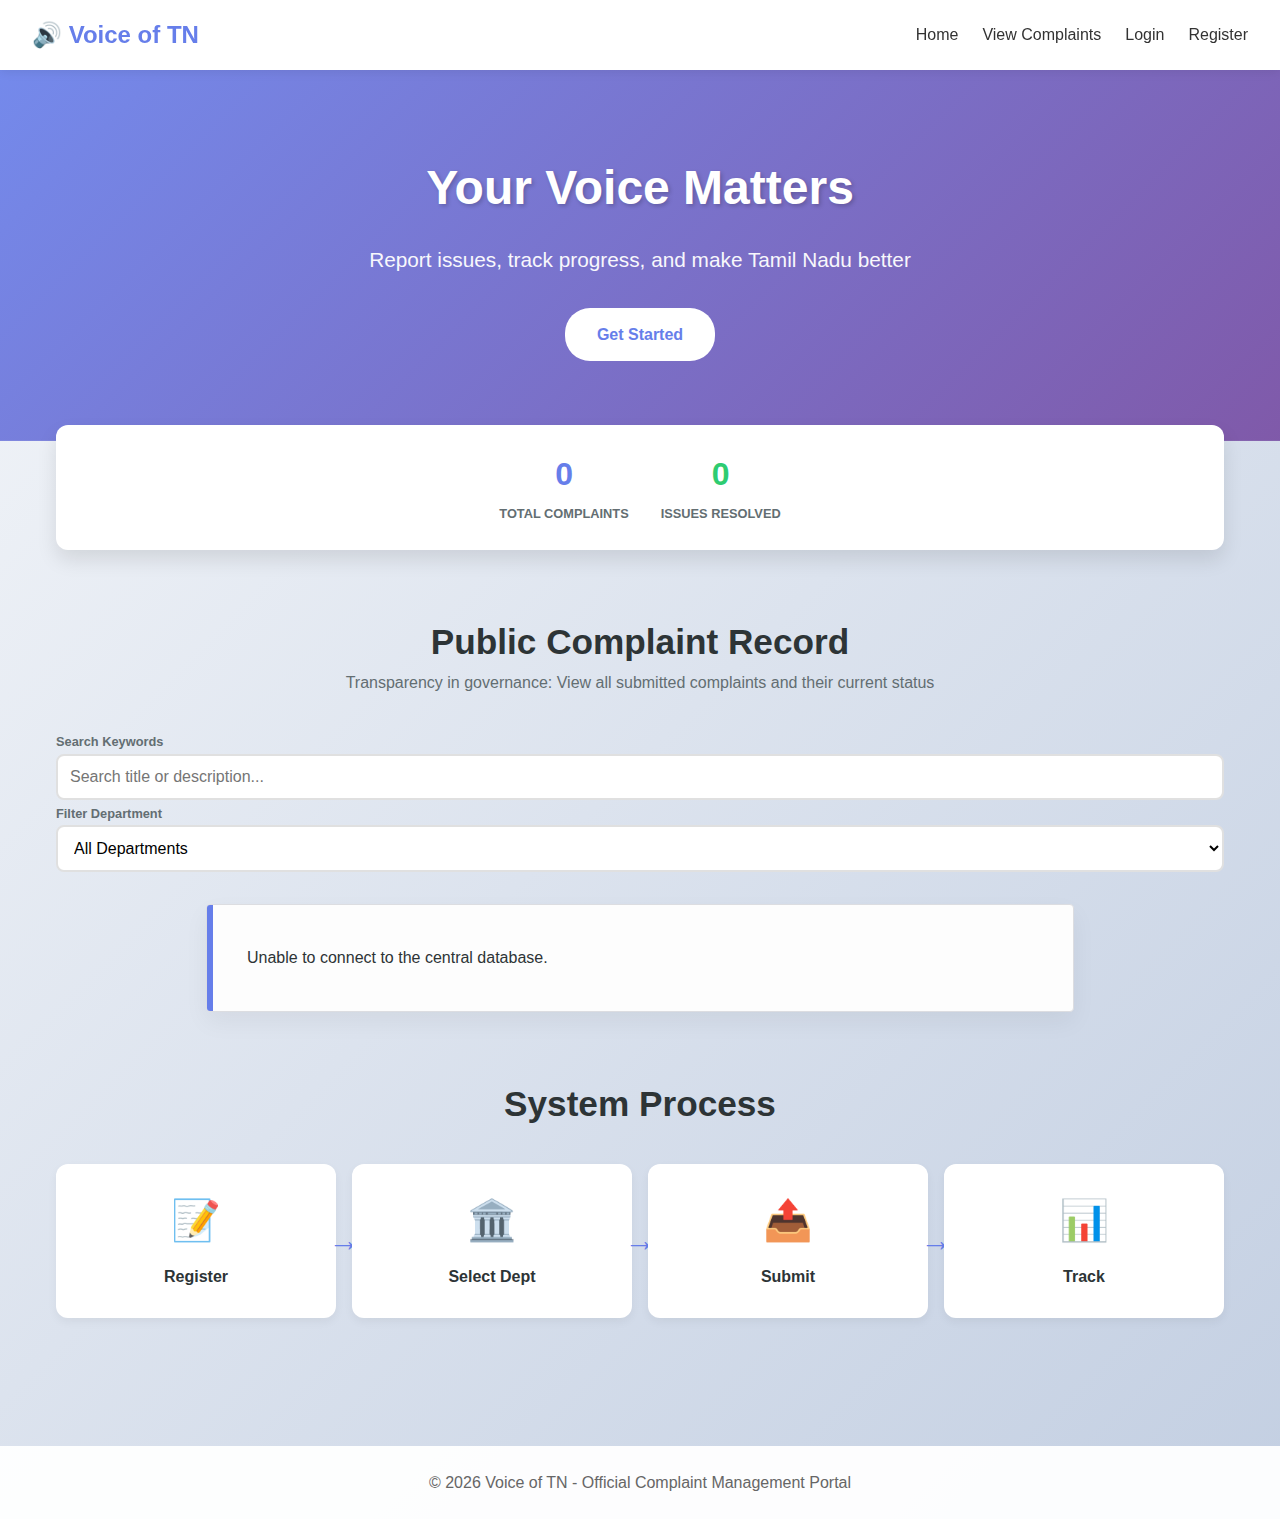
<file: index.html>
<!DOCTYPE html>
<html lang="en">

<head>
    <meta charset="UTF-8">
    <meta name="viewport" content="width=device-width, initial-scale=1.0">
    <title>Voice of TN - Complaint Management System</title>
    <link rel="stylesheet" href="./frentend/css/index.css">
</head>

<body>
    <nav class="navbar">
        <div class="logo">🔊 Voice of TN</div>
        <div class="nav-links" id="navLinks">
            <a href="./index.html">Home</a>
            <a href="./frentend/complaints_view.html">View Complaints</a>
            <a href="./frentend/login.html">Login</a>
            <a href="./frentend/register.html">Register</a>
        </div>
    </nav>

    <div class="hero" id="heroSection">
        <h1>Your Voice Matters</h1>
        <p>Report issues, track progress, and make Tamil Nadu better</p>
        <a href="./frentend/register.html" class="btn btn-primary">Get Started</a>
    </div>

    <div class="container">
        <!-- Stats Banner -->
        <div class="complaint-stats-banner">
            <div class="stat-item">
                <span class="stat-number" id="totalCount">0</span>
                <span class="stat-label">Total Complaints</span>
            </div>
            <div class="stat-item">
                <span class="stat-number solved" id="solvedCount">0</span>
                <span class="stat-label">Issues Resolved</span>
            </div>
        </div>

        <div class="section-header">
            <h2>Public Complaint Record</h2>
            <p>Transparency in governance: View all submitted complaints and their current status</p>
        </div>

        <div class="filter-bar" style="max-width: 100%; margin-bottom: 2rem;">
            <div class="filter-section">
                <label class="field-label">Search Keywords</label>
                <input type="text" id="searchInput" onkeyup="filterHomeRecords()"
                    placeholder="Search title or description..." class="form-input">
            </div>
            <div class="filter-section">
                <label class="field-label">Filter Department</label>
                <select id="deptFilter" onchange="filterHomeRecords()" class="form-input">
                    <option value="">All Departments</option>
                </select>
            </div>
        </div>

        <!-- Formal Complaints List -->
        <div id="complaintsList" class="complaints-list-container">
            <div class="loading-state">
                <div class="spinner"></div>
                <p>Loading records from the database...</p>
            </div>
        </div>

        <!-- Detailed View Modal -->
        <div id="detailModal" class="modal-overlay">
            <div class="modal-content large-modal">
                <div class="modal-header">
                    <h2 id="modalTitle">Case Details</h2>
                    <button class="modal-close" onclick="closeDetailModal()">&times;</button>
                </div>
                <div class="modal-body" id="modalBody">
                    <!-- Content filled by JS -->
                </div>
            </div>
        </div>

        <!-- How It Works -->
        <div class="section-header">
            <h2>System Process</h2>
        </div>
        <div class="user-flow">
            <div class="flow-step">
                <div class="flow-icon">📝</div>
                <h3>Register</h3>
            </div>
            <div class="flow-step">
                <div class="flow-icon">🏛️</div>
                <h3>Select Dept</h3>
            </div>
            <div class="flow-step">
                <div class="flow-icon">📤</div>
                <h3>Submit</h3>
            </div>
            <div class="flow-step">
                <div class="flow-icon">📊</div>
                <h3>Track</h3>
            </div>
        </div>
    </div>

    <footer>
        &copy; 2026 Voice of TN - Official Complaint Management Portal
    </footer>

    <script>
        const API_BASE_URL = 'http://localhost:8000/api';
        const departments = [
            "Agriculture Department", "Animal Husbandry, Dairying and Fisheries Department",
            "Commercial Taxes and Registration Department", "Co-operation, Food and Consumer Protection Department",
            "Energy Department", "Finance Department", "Health and Family Welfare Department",
            "Higher Education Department", "Home Department", "Industries Department",
            "Information Technology Department", "Labour and Employment Department",
            "Municipal Administration and Water Supply Department", "Public Works Department",
            "Revenue and Disaster Management Department", "Rural Development and Panchayat Raj Department",
            "School Education Department", "Social Welfare Department", "Transport Department"
        ];

        let allRecords = [];

        function loadDeptOptions() {
            const select = document.getElementById('deptFilter');
            if (!select) return;
            departments.forEach(d => {
                const opt = document.createElement('option');
                opt.value = d;
                opt.textContent = d;
                select.appendChild(opt);
            });
        }

        function filterHomeRecords() {
            const query = document.getElementById('searchInput').value.toLowerCase().trim();
            const dept = document.getElementById('deptFilter').value;

            let filtered = allRecords;
            if (query) {
                filtered = filtered.filter(r =>
                    r.title.toLowerCase().includes(query) ||
                    r.description.toLowerCase().includes(query)
                );
            }
            if (dept) {
                filtered = filtered.filter(r => r.department === dept);
            }
            renderHomeComplaints(filtered);
        }

        function checkAuthentication() {
            const token = localStorage.getItem('access_token');
            const navLinks = document.getElementById('navLinks');

            if (token) {
                const role = localStorage.getItem('role');
                const adminType = localStorage.getItem('admin_type');

                let dashboardUrl = './frentend/profile.html';
                if (role === 'admin') {
                    dashboardUrl = adminType === 'c_admin' ? './frentend/c_admin_dashboard.html' : './frentend/cm_admin_dashboard.html';
                }

                navLinks.innerHTML = `
                    <a href="./index.html">Home</a>
                    <a href="${dashboardUrl}">Dashboard</a>
                    <a href="#" onclick="logout(); return false;">Logout</a>
                `;
            }
        }

        async function loadComplaints() {
            const totalCountEl = document.getElementById('totalCount');
            const solvedCountEl = document.getElementById('solvedCount');

            try {
                const response = await fetch(`${API_BASE_URL}/complaints/`);
                if (!response.ok) throw new Error('Failed to fetch');

                allRecords = await response.json();

                totalCountEl.textContent = allRecords.length;
                solvedCountEl.textContent = allRecords.filter(c => c.status === 'solved').length;

                renderHomeComplaints(allRecords);

                // If navigated here with a complaint id, open its detail immediately
                const params = new URLSearchParams(window.location.search);
                const openId = params.get('id');
                if (openId) {
                    setTimeout(() => {
                        openDetailModal(Number(openId));
                        params.delete('id');
                        const clean = window.location.pathname + (params.toString() ? `?${params.toString()}` : '');
                        history.replaceState({}, '', clean);
                    }, 200);
                }

            } catch (error) {
                console.error('Error:', error);
                document.getElementById('complaintsList').innerHTML = '<div class="complaint-file">Unable to connect to the central database.</div>';
            }
        }

        function renderHomeComplaints(complaints) {
            const container = document.getElementById('complaintsList');
            if (complaints.length === 0) {
                container.innerHTML = '<div class="complaint-file">No records found matching your filters.</div>';
                return;
            }

            container.innerHTML = complaints.map(c => {
                const statusClass = `status-${c.status}`;
                const statusText = c.status.replace('_', ' ');
                const date = new Date(c.created_at).toLocaleDateString('en-IN', {
                    day: '2-digit', month: 'short', year: 'numeric'
                });

                const avatar = c.user_profile_picture
                    ? `http://localhost:8000${c.user_profile_picture}`
                    : `https://ui-avatars.com/api/?name=${encodeURIComponent(c.user_name || 'U')}&background=random`;

                return `
                        <div class="complaint-file ${statusClass}" onclick="openDetailModal(${c.id})">
                            <div class="file-header">
                                <div class="file-title-section">
                                    <div class="file-label">Official Record</div>
                                    <div class="file-id">CASE #${c.id.toString().padStart(5, '0')}</div>
                                </div>
                                <div class="status-stamp ${statusClass}">${statusText}</div>
                            </div>

                            <div class="user-info-bar">
                                <img src="${avatar}" class="small-avatar" alt="User">
                                <span class="complainant-name">By <b>${c.user_name || 'Anonymous User'}</b></span>
                            </div>
                            
                            <div class="file-grid">
                                <div class="file-field">
                                    <span class="field-label">Department</span>
                                    <span class="field-value">${c.department}</span>
                                </div>
                                <div class="file-field">
                                    <span class="field-label">Date Filed</span>
                                    <span class="field-value">${date}</span>
                                </div>
                            </div>

                            <div class="file-field">
                                <span class="field-label">Subject</span>
                                <span class="field-value field-value-highlight">${c.title}</span>
                            </div>

                            <div class="file-description">
                                <p class="truncate-text">${c.description}</p>
                            </div>
                            
                            <div class="view-details-link">
                                 View full report →
                            </div>
                        </div>
                    `;
            }).join('');
        }

        async function fetchAllForModal() {
            try {
                const response = await fetch(`${API_BASE_URL}/complaints/`);
                if (response.ok) allRecords = await response.json();
            } catch (e) { }
        }

        async function openDetailModal(id) {
            // If allRecords is empty, fetch it
            if (allRecords.length === 0) {
                const response = await fetch(`${API_BASE_URL}/complaints/`);
                if (response.ok) allRecords = await response.json();
            }

            const c = allRecords.find(item => item.id === id);
            if (!c) return;

            const modal = document.getElementById('detailModal');
            const modalBody = document.getElementById('modalBody');

            const date = new Date(c.created_at).toLocaleString('en-IN');
            const avatar = c.user_profile_picture
                ? `http://localhost:8000${c.user_profile_picture}`
                : `https://ui-avatars.com/api/?name=${encodeURIComponent(c.user_name || 'U')}&background=random`;

            modalBody.innerHTML = `
                <div class="detail-full">
                    <div class="detail-header-row">
                        <div class="user-block">
                             <img src="${avatar}" class="large-avatar" alt="User">
                             <div>
                                 <h3 style="margin:0">${c.user_name || 'Anonymous User'}</h3>
                                 <span class="field-label">Verified Citizen</span>
                             </div>
                        </div>
                        <div class="status-stamp status-${c.status}">${c.status.replace('_', ' ')}</div>
                    </div>

                    <div class="detail-content-grid">
                        <div class="detail-item">
                            <span class="field-label">Case ID</span>
                            <div class="field-value-highlight">CASE #${c.id.toString().padStart(5, '0')}</div>
                        </div>
                        <div class="detail-item">
                            <span class="field-label">Department</span>
                            <div class="field-value">${c.department}</div>
                        </div>
                        <div class="detail-item">
                            <span class="field-label">Category</span>
                            <div class="field-value">${c.subcategory}</div>
                        </div>
                        <div class="detail-item">
                            <span class="field-label">District</span>
                            <div class="field-value">${c.district}</div>
                        </div>
                        <div class="detail-item">
                            <span class="field-label">Submission Date</span>
                            <div class="field-value">${date}</div>
                        </div>
                         <div class="detail-item">
                            <span class="field-label">Location</span>
                            <div class="field-value">📍 ${c.location || 'Not Specified'}</div>
                        </div>
                    </div>

                    <div class="detail-section">
                        <span class="field-label">Subject</span>
                        <h2 style="margin: 10px 0;">${c.title}</h2>
                    </div>

                    <div class="detail-section">
                        <span class="field-label">Formal Statement</span>
                        <div class="full-description-box">${c.description}</div>
                    </div>

                    ${c.image_url ? `
                        <div class="detail-section">
                            <span class="field-label">Attached Evidence</span>
                            <div class="evidence-preview">
                                <img src="http://localhost:8000${c.image_url}" onclick="window.open(this.src)" style="max-width: 100%; border-radius: 8px; cursor: zoom-in;">
                            </div>
                        </div>
                    ` : ''}

                    ${c.voice_url ? `
                        <div class="detail-section">
                            <span class="field-label">Voice Statement</span>
                            <audio controls src="http://localhost:8000${c.voice_url}" style="width: 100%; margin-top: 10px;"></audio>
                        </div>
                    ` : ''}

                    ${c.admin_response ? `
                        <div class="admin-response-box">
                            <h4>🛡️ Official Resolution Message</h4>
                            <p>${c.admin_response}</p>
                        </div>
                    ` : `
                        <div class="waiting-message">
                             🛡️ This case is currently under administrative oversight. Waiting for official response.
                        </div>
                    `}
                </div>
            `;

            modal.style.display = 'flex';
        }

        function closeDetailModal() {
            document.getElementById('detailModal').style.display = 'none';
        }

        window.onclick = function (event) {
            const modal = document.getElementById('detailModal');
            if (event.target == modal) {
                modal.style.display = "none";
            }
        }

        function logout() {
            localStorage.clear();
            window.location.href = './index.html';
        }

        checkAuthentication();
        loadDeptOptions();
        loadComplaints();
    </script>
</body>

</html>
</file>
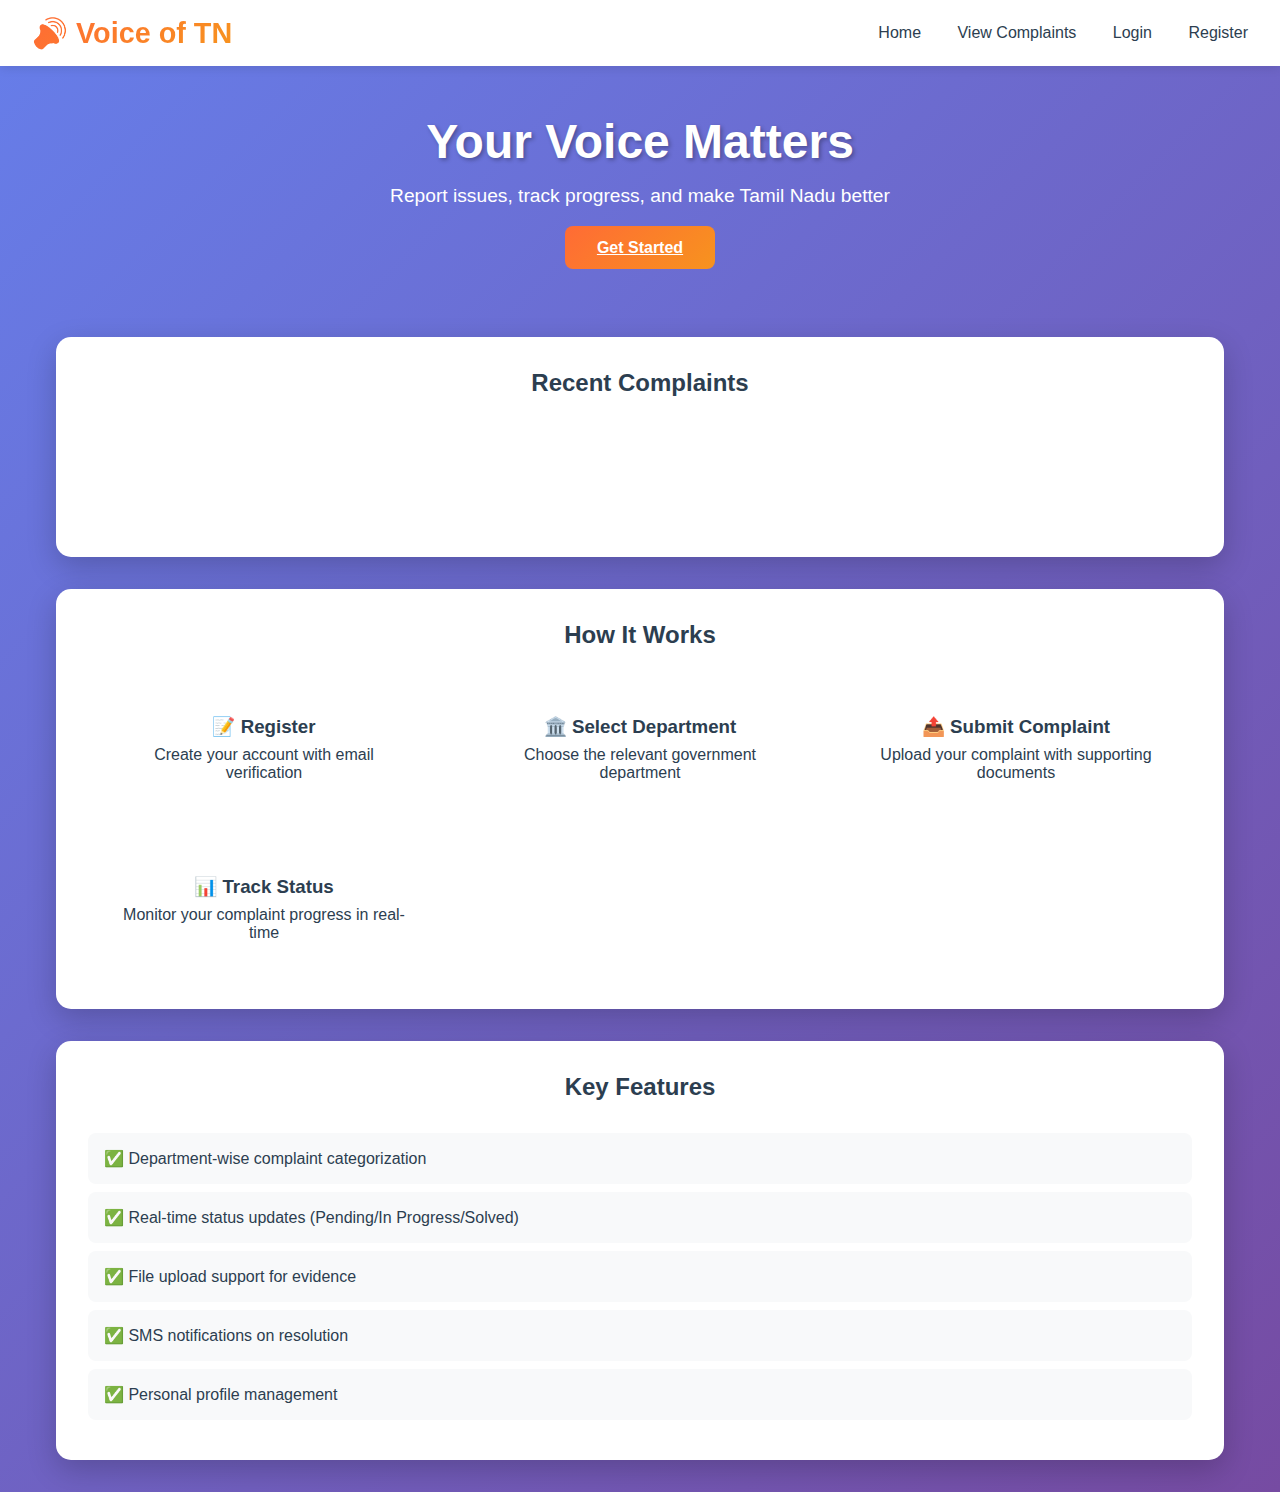
<file: frentend/index.html>
<!DOCTYPE html>
<html lang="en">
<head>
    <meta charset="UTF-8">
    <meta name="viewport" content="width=device-width, initial-scale=1.0">
    <title>Voice of TN - Complaint Management System</title>
    <link rel="stylesheet" href="css/style.css">
</head>
<body>
    <nav class="navbar">
        <div class="logo">🔊 Voice of TN</div>
        <div class="nav-links">
            <a href="index.html">Home</a>
            <a href="complaints_view.html">View Complaints</a>
            <a href="login.html">Login</a>
            <a href="register.html">Register</a>
        </div>
    </nav>

    <div class="hero">
        <h1>Your Voice Matters</h1>
        <p>Report issues, track progress, and make Tamil Nadu better</p>
        <a href="register.html" class="btn btn-primary">Get Started</a>
    </div>

    <div class="container">
        <div class="card">
            <h2 style="text-align: center; margin-bottom: 2rem;">Recent Complaints</h2>
            <div class="complaints-scroll">
                <div class="scroll-container" id="complaintsScroll">
                    <!-- Complaints will be loaded here -->
                </div>
            </div>
        </div>

        <div class="card">
            <h2 style="text-align: center; margin-bottom: 2rem;">How It Works</h2>
            <div class="dept-grid">
                <div class="dept-card">
                    <h3>📝 Register</h3>
                    <p>Create your account with email verification</p>
                </div>
                <div class="dept-card">
                    <h3>🏛️ Select Department</h3>
                    <p>Choose the relevant government department</p>
                </div>
                <div class="dept-card">
                    <h3>📤 Submit Complaint</h3>
                    <p>Upload your complaint with supporting documents</p>
                </div>
                <div class="dept-card">
                    <h3>📊 Track Status</h3>
                    <p>Monitor your complaint progress in real-time</p>
                </div>
            </div>
        </div>

        <div class="card">
            <h2 style="text-align: center; margin-bottom: 2rem;">Key Features</h2>
            <ul style="list-style: none; padding: 0;">
                <li style="padding: 1rem; margin: 0.5rem 0; background: #f8f9fa; border-radius: 8px;">✅ Department-wise complaint categorization</li>
                <li style="padding: 1rem; margin: 0.5rem 0; background: #f8f9fa; border-radius: 8px;">✅ Real-time status updates (Pending/In Progress/Solved)</li>
                <li style="padding: 1rem; margin: 0.5rem 0; background: #f8f9fa; border-radius: 8px;">✅ File upload support for evidence</li>
                <li style="padding: 1rem; margin: 0.5rem 0; background: #f8f9fa; border-radius: 8px;">✅ SMS notifications on resolution</li>
                <li style="padding: 1rem; margin: 0.5rem 0; background: #f8f9fa; border-radius: 8px;">✅ Personal profile management</li>
            </ul>
        </div>
    </div>

    
    <script src="js/app.js"></script>
</body>

</html>
</file>
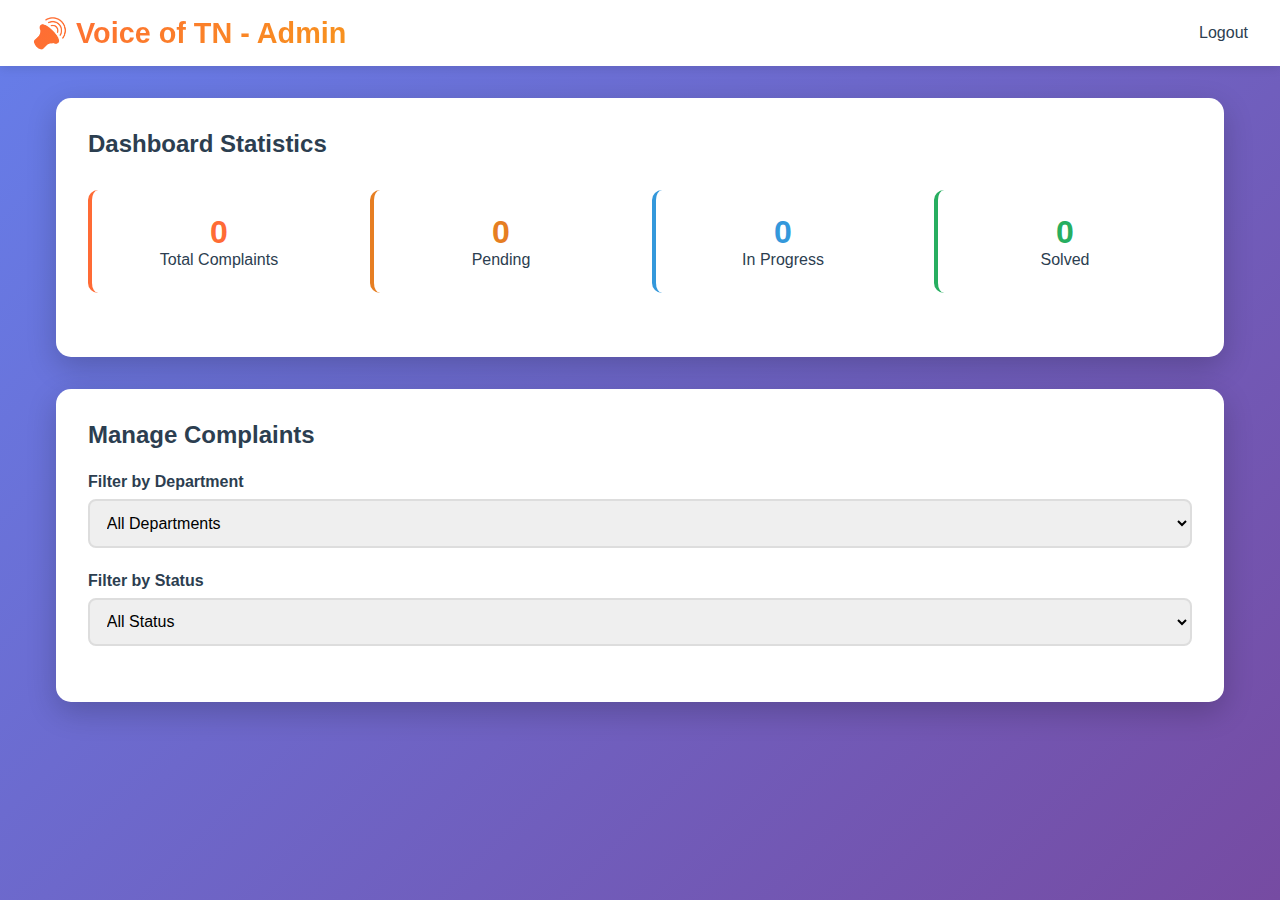
<file: frentend/admin_dashboard.html>
<!DOCTYPE html>
<html lang="en">

<head>
    <meta charset="UTF-8">
    <meta name="viewport" content="width=device-width, initial-scale=1.0">
    <title>Admin Dashboard - Voice of TN</title>
    <link rel="stylesheet" href="css/style.css">
</head>

<body>
    <nav class="navbar">
        <div class="logo">🔊 Voice of TN - Admin</div>
        <div class="nav-links">
            <a href="#" onclick="adminLogout()">Logout</a>
        </div>
    </nav>

    <div class="container">
        <div class="card">
            <h2 style="margin-bottom: 2rem;">Dashboard Statistics</h2>
            <div class="stats-grid">
                <div class="stat-card">
                    <h3 id="totalComplaints">0</h3>
                    <p>Total Complaints</p>
                </div>
                <div class="stat-card" style="border-color: var(--warning);">
                    <h3 id="pendingComplaints" style="color: var(--warning);">0</h3>
                    <p>Pending</p>
                </div>
                <div class="stat-card" style="border-color: #3498db;">
                    <h3 id="inProgressComplaints" style="color: #3498db;">0</h3>
                    <p>In Progress</p>
                </div>
                <div class="stat-card" style="border-color: var(--success);">
                    <h3 id="solvedComplaints" style="color: var(--success);">0</h3>
                    <p>Solved</p>
                </div>
            </div>
        </div>

        <div class="card">
            <h2 style="margin-bottom: 1.5rem;">Manage Complaints</h2>

            <div class="form-group">
                <label>Filter by Department</label>
                <select id="deptFilter" onchange="filterComplaints()">
                    <option value="">All Departments</option>
                </select>
            </div>

            <div class="form-group">
                <label>Filter by Status</label>
                <select id="statusFilter" onchange="filterComplaints()">
                    <option value="">All Status</option>
                    <option value="pending">Pending</option>
                    <option value="in_progress">In Progress</option>
                    <option value="solved">Solved</option>
                </select>
            </div>

            <div id="complaintsContainer">
                <!-- Complaints will be loaded here -->
            </div>
        </div>
    </div>

    <!-- Update Modal -->
    <div id="updateModal"
        style="display: none; position: fixed; top: 0; left: 0; width: 100%; height: 100%; background: rgba(0,0,0,0.5); z-index: 1000;">
        <div
            style="position: absolute; top: 50%; left: 50%; transform: translate(-50%, -50%); background: white; padding: 2rem; border-radius: 15px; max-width: 600px; width: 90%;">
            <h3>Update Complaint Status</h3>
            <div class="form-group">
                <label>Status</label>
                <select id="updateStatus">
                    <option value="pending">Pending</option>
                    <option value="in_progress">In Progress</option>
                    <option value="solved">Solved</option>
                </select>
            </div>
            <div class="form-group">
                <label>Admin Response</label>
                <textarea id="updateResponse" rows="4"></textarea>
            </div>
            <button class="btn btn-success" onclick="saveUpdate()">Save</button>
            <button class="btn btn-secondary" onclick="closeModal()">Cancel</button>
        </div>
    </div>

    <!-- <script src="js/app.js"></script> -->
</body>

</html>
</file>
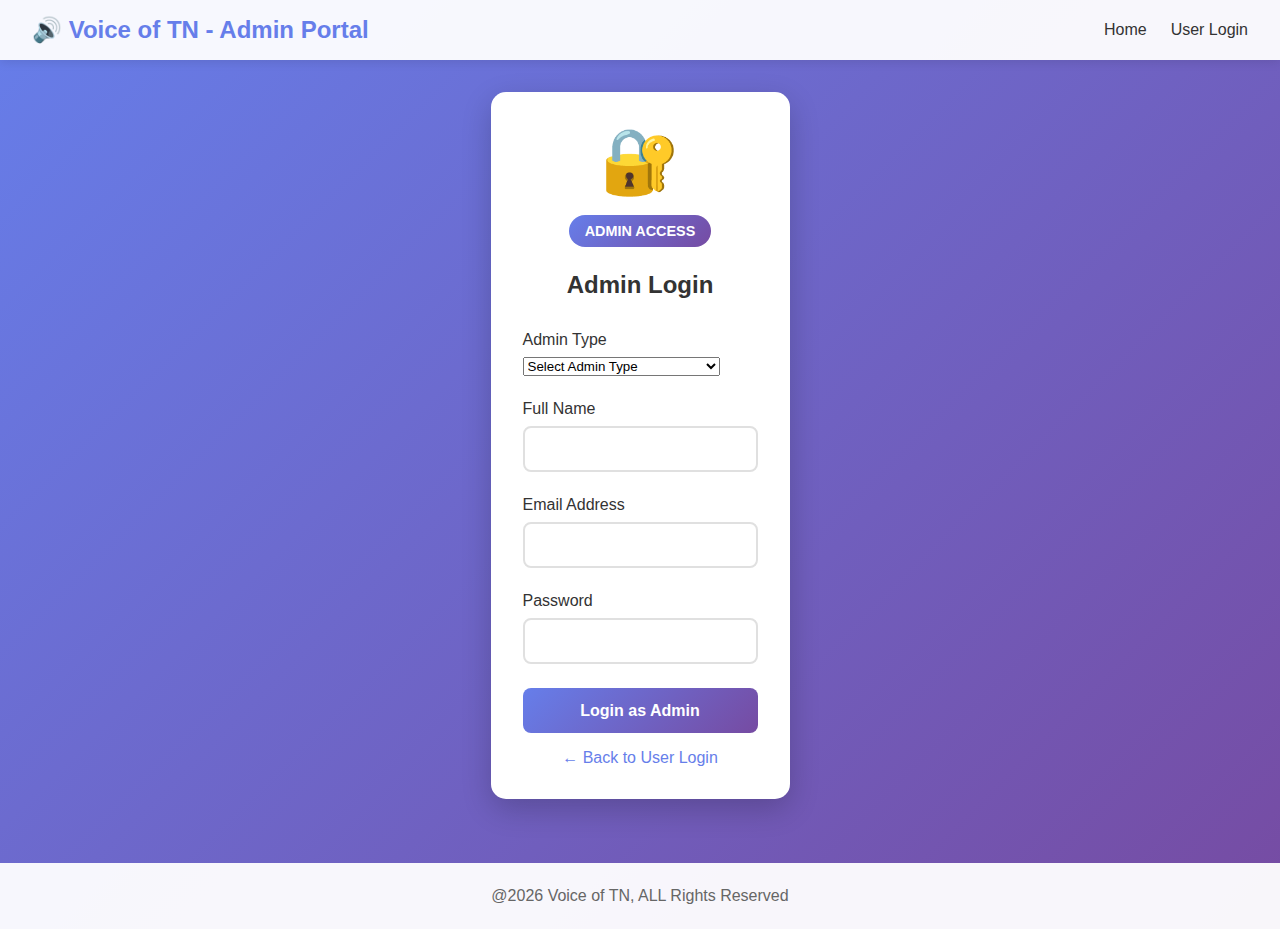
<file: frentend/admin_login.html>
<!DOCTYPE html>
<html lang="en">

<head>
    <meta charset="UTF-8">
    <meta name="viewport" content="width=device-width, initial-scale=1.0">
    <title>Admin Login - Voice of TN</title>
    <link rel="stylesheet" href="../frentend/css/admin_login.css">
</head>

<body>
    <nav class="navbar">
        <div class="logo">🔊 Voice of TN - Admin Portal</div>
        <div class="nav-links">
            <a href="../index.html">Home</a>
            <a href="../frentend/login.html">User Login</a>
        </div>
    </nav>

    <div class="container">
        <div class="card">
            <div style="text-align: center;">
                <div class="admin-icon">🔐</div>
                <span class="admin-badge">ADMIN ACCESS</span>
            </div>
            <h2>Admin Login</h2>

            <div class="error-message" id="errorMessage"></div>
            <div class="success-message" id="successMessage"></div>

            <form id="adminLoginForm">
                <!-- Admin Type Selection -->
                <div class="form-group">
                    <label>Admin Type</label>
                    <select id="adminType" required>
                        <option value="">Select Admin Type</option>
                        <option value="c_admin">C-Admin (Complaint Handler)</option>
                        <option value="cm_admin">CM-Admin (Chief Manager)</option>
                    </select>
                </div>

                <div class="form-group">
                    <label>Full Name</label>
                    <input type="text" id="adminName" required autocomplete="name">
                </div>

                <div class="form-group">
                    <label>Email Address</label>
                    <input type="email" id="adminEmail" required autocomplete="email">
                </div>

                <div class="form-group">
                    <label>Password</label>
                    <input type="password" id="adminPassword" required autocomplete="current-password">
                </div>

                <button type="submit" class="btn btn-primary" id="loginBtn">Login as Admin</button>
            </form>

            <p class="text-center">
                <a href="../frentend/login.html">← Back to User Login</a>
            </p>
        </div>
    </div>

    <footer>
        @2026 Voice of TN, ALL Rights Reserved
    </footer>

    <script>
        const API_BASE_URL = 'http://localhost:8000/api';
        const adminLoginForm = document.getElementById('adminLoginForm');
        const loginBtn = document.getElementById('loginBtn');
        const errorMessage = document.getElementById('errorMessage');
        const successMessage = document.getElementById('successMessage');

        function hideMessages() {
            errorMessage.style.display = 'none';
            successMessage.style.display = 'none';
        }

        function showError(message) {
            hideMessages();
            errorMessage.textContent = message;
            errorMessage.style.display = 'block';
        }

        function showSuccess(message) {
            hideMessages();
            successMessage.textContent = message;
            successMessage.style.display = 'block';
        }

        document.querySelectorAll('input, select').forEach(input => {
            input.addEventListener('input', hideMessages);
        });

        adminLoginForm.addEventListener('submit', async function (e) {
            e.preventDefault();
            hideMessages();

            const adminType = document.getElementById('adminType').value;
            const name = document.getElementById('adminName').value.trim();
            const email = document.getElementById('adminEmail').value.trim();
            const password = document.getElementById('adminPassword').value;

            if (!adminType || !name || !email || !password) {
                showError('Please fill all fields');
                return;
            }

            loginBtn.disabled = true;
            loginBtn.textContent = 'Verifying...';

            try {
                const response = await fetch(`${API_BASE_URL}/auth/admin/login`, {
                    method: 'POST',
                    headers: { 'Content-Type': 'application/json' },
                    body: JSON.stringify({
                        name: name,
                        email: email,
                        password: password,
                        admin_type: adminType
                    })
                });

                const data = await response.json();

                if (response.ok) {
                    showSuccess('Admin login successful! Redirecting...');

                    localStorage.setItem('access_token', data.access_token);
                    localStorage.setItem('admin_type', adminType);
                    localStorage.setItem('admin_email', email);
                    localStorage.setItem('admin_name', name);
                    localStorage.setItem('role', 'admin');

                    setTimeout(() => {
                        if (adminType === 'c_admin') {
                            window.location.href = './c_admin_dashboard.html';
                        } else if (adminType === 'cm_admin') {
                            window.location.href = './cm_admin_dashboard.html';
                        }
                    }, 1500);
                } else {
                    showError(data.detail || 'Invalid admin credentials');
                    loginBtn.disabled = false;
                    loginBtn.textContent = 'Login as Admin';
                }
            } catch (error) {
                console.error('Admin login error:', error);
                showError('Server connection failed');
                loginBtn.disabled = false;
                loginBtn.textContent = 'Login as Admin';
            }
        });

        function checkAdminSession() {
            const token = localStorage.getItem('access_token');
            const adminType = localStorage.getItem('admin_type');
            const role = localStorage.getItem('role');

            if (token && role === 'admin' && adminType) {
                if (adminType === 'c_admin') {
                    window.location.href = './c_admin_dashboard.html';
                } else if (adminType === 'cm_admin') {
                    window.location.href = './cm_admin_dashboard.html';
                }
            }
        }

        checkAdminSession();
    </script>
</body>

</html>
</file>
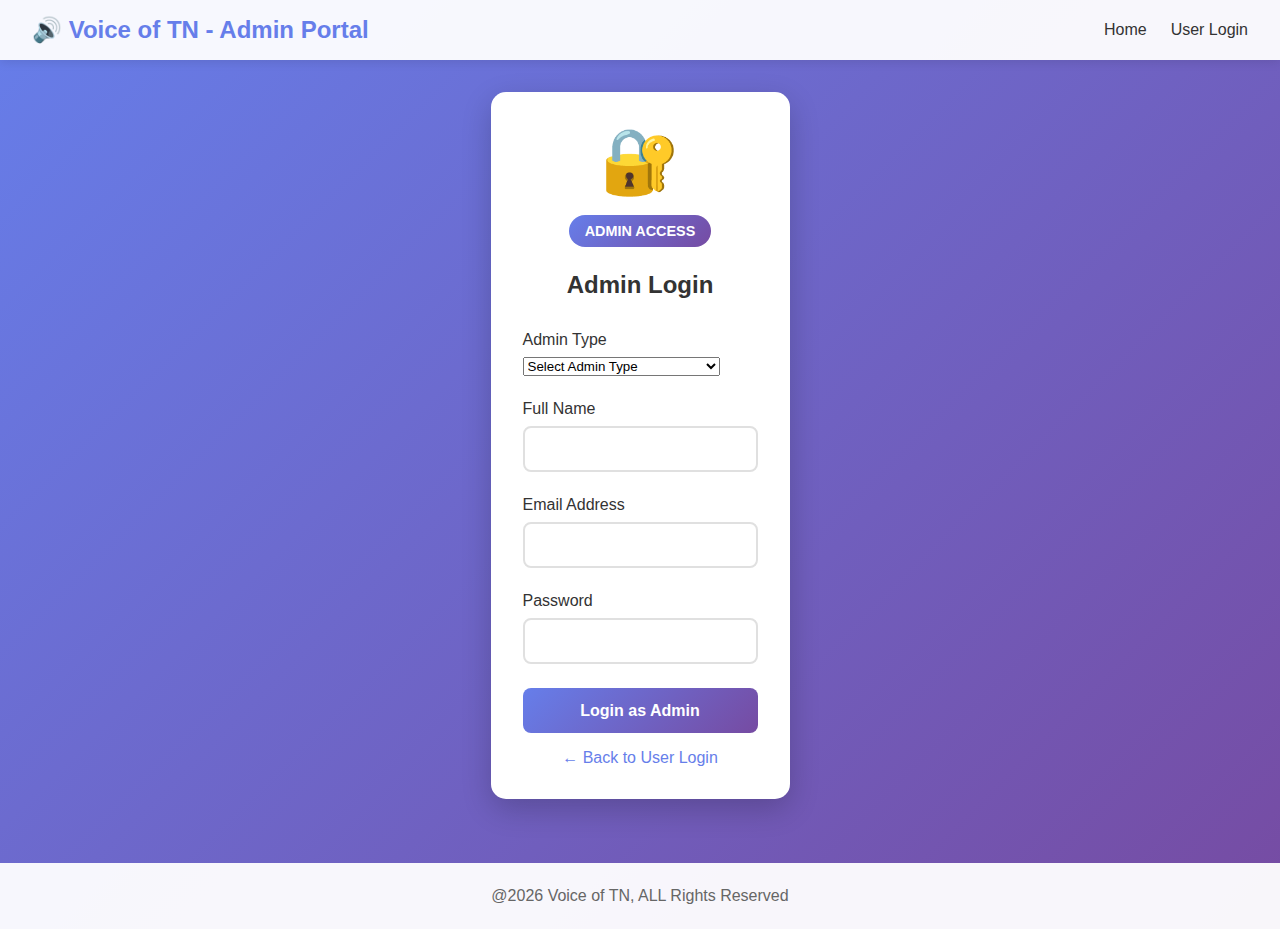
<file: frentend/c_admin_dashboard.html>
<!DOCTYPE html>
<html lang="en">

<head>
    <meta charset="UTF-8">
    <meta name="viewport" content="width=device-width, initial-scale=1.0">
    <title>C-Admin Dashboard - Voice of TN</title>
    <link rel="stylesheet" href="./css/admin_dashboard.css">
</head>

<body>
    <nav class="navbar">
        <div class="nav-content">
            <div class="logo">🔊 Voice of TN - C-Admin Dashboard</div>
            <div class="nav-links">
                <span class="admin-name" id="adminName">C-Admin</span>
                <a href="../index.html" onclick="adminLogout()">Logout</a>
            </div>
        </div>
    </nav>

    <div class="container">
        <div class="stats-wrapper">
            <div class="stats-grid">
                <div class="stat-card">
                    <h3 id="totalComplaints">0</h3>
                    <p>Total Complaints</p>
                </div>
                <div class="stat-card warning">
                    <h3 id="pendingComplaints">0</h3>
                    <p>Pending Issues</p>
                </div>
                <div class="stat-card">
                    <h3 id="inProgressComplaints">0</h3>
                    <p>In Progress</p>
                </div>
                <div class="stat-card success">
                    <h3 id="updatedByMe">0</h3>
                    <p>Updated By You</p>
                </div>
            </div>
        </div>

        <div class="page-header">
            <h2>Master Complaint Ledger</h2>
            <div class="filter-bar">
                <select id="deptFilter" onchange="filterComplaints()" class="form-input filter-select-dept">
                    <option value="">All Departments</option>
                </select>
                <select id="statusFilter" onchange="filterComplaints()" class="form-input filter-select-status">
                    <option value="">All Status</option>
                    <option value="pending">Pending</option>
                    <option value="in_progress">In Progress</option>
                    <option value="solved">Solved</option>
                </select>
            </div>
        </div>

        <div id="complaintsContainer" class="complaints-list-container"></div>
    </div>

    <!-- Detailed View Modal -->
    <div id="detailModal" class="modal-overlay">
        <div class="modal-content large-modal">
            <div class="modal-header">
                <h2 id="modalTitle">Case Evidence Audit</h2>
                <button class="modal-close" onclick="closeDetailModal()">&times;</button>
            </div>
            <div class="modal-body" id="modalBody">
                <!-- Content filled by JS -->
            </div>
        </div>
    </div>

    <!-- Update Modal -->
    <div id="updateModal" class="modal">
        <div class="modal-content">
            <h3 class="modal-title">Update Investigation Status</h3>
            <p id="modalCaseId" class="modal-case-id"></p>

            <div class="modal-form-group">
                <label>Set Case Status</label>
                <select id="updateStatus" class="form-input">
                    <option value="pending">Pending (Awaiting Action)</option>
                    <option value="in_progress">In Progress (Under Review)</option>
                </select>
                <small class="modal-note">Note: Role restricted to Preliminary & Investigation phases.</small>
            </div>

            <div class="modal-form-group">
                <label>Administrative Findings</label>
                <textarea id="updateResponse" rows="5" class="form-input"
                    placeholder="Enter findings, evidence notes or update details..."></textarea>
            </div>

            <div class="modal-actions">
                <button class="modal-btn modal-btn-cancel" onclick="closeModal()">Cancel</button>
                <button class="modal-btn modal-btn-primary" onclick="saveUpdate()" id="saveBtn">Record Update</button>
            </div>
        </div>
    </div>

    <script>
        const API_BASE_URL = 'http://localhost:8000/api';
        const departments = [
            "Agriculture Department", "Animal Husbandry, Dairying and Fisheries Department",
            "Commercial Taxes and Registration Department", "Co-operation, Food and Consumer Protection Department",
            "Energy Department", "Finance Department", "Health and Family Welfare Department",
            "Higher Education Department", "Home Department", "Industries Department",
            "Information Technology Department", "Labour and Employment Department",
            "Municipal Administration and Water Supply Department", "Public Works Department",
            "Revenue and Disaster Management Department", "Rural Development and Panchayat Raj Department",
            "School Education Department", "Social Welfare Department", "Transport Department"
        ];

        let allComplaints = [];
        let currentComplaintId = null;

        document.addEventListener('DOMContentLoaded', () => {
            const token = localStorage.getItem('access_token');
            const adminType = localStorage.getItem('admin_type');
            if (!token || adminType !== 'c_admin') {
                window.location.href = './admin_login.html';
                return;
            }
            document.getElementById('adminName').textContent = localStorage.getItem('admin_name') || 'C-Admin';
            loadDepartments();
            refreshData();
        });

        function refreshData() {
            loadStats();
            loadComplaints();
        }

        function loadDepartments() {
            const select = document.getElementById('deptFilter');
            departments.forEach(dept => {
                const option = document.createElement('option');
                option.value = dept;
                option.textContent = dept;
                select.appendChild(option);
            });
        }

        async function loadStats() {
            try {
                const response = await fetch(`${API_BASE_URL}/admin/stats`, {
                    headers: { 'Authorization': `Bearer ${localStorage.getItem('access_token')}` }
                });
                if (response.ok) {
                    const stats = await response.json();
                    document.getElementById('totalComplaints').textContent = stats.total;
                    document.getElementById('pendingComplaints').textContent = stats.pending;
                    document.getElementById('inProgressComplaints').textContent = stats.in_progress;
                    document.getElementById('updatedByMe').textContent = stats.updated_by_me;
                }
            } catch (error) { console.error('Stats error:', error); }
        }

        async function loadComplaints() {
            try {
                const response = await fetch(`${API_BASE_URL}/admin/c-admin/complaints`, {
                    headers: { 'Authorization': `Bearer ${localStorage.getItem('access_token')}` }
                });
                if (response.ok) {
                    allComplaints = await response.json();
                    displayComplaints(allComplaints);
                }
            } catch (error) { console.error('Complaints error:', error); }
        }

        function displayComplaints(complaints) {
            const container = document.getElementById('complaintsContainer');
            if (complaints.length === 0) {
                container.innerHTML = '<div class="complaint-file">No matching records found.</div>';
                return;
            }

            container.innerHTML = complaints.map(c => {
                const statusClass = `status-${c.status}`;
                const statusText = c.status.replace('_', ' ');
                const date = new Date(c.created_at).toLocaleDateString('en-IN', {
                    day: '2-digit', month: 'short', year: 'numeric'
                });

                // User Avatar
                const avatar = c.user_profile_picture
                    ? `http://localhost:8000${c.user_profile_picture}`
                    : `https://ui-avatars.com/api/?name=${encodeURIComponent(c.user_name || 'U')}&background=random`;

                return `
                        <div class="complaint-file ${statusClass}">
                            <div class="file-header">
                                <div class="file-title-section">
                                    <div class="file-label">Complaint Dossier</div>
                                    <div class="file-id">CASE #${c.id.toString().padStart(5, '0')}</div>
                                </div>
                                <div class="status-stamp ${statusClass}">${statusText}</div>
                            </div>
                            
                            <div class="user-info-bar" onclick="openDetailModal(${c.id})" style="cursor:pointer">
                                <img src="${avatar}" class="small-avatar" alt="User">
                                <span class="complainant-name">Complainant: <b>${c.user_name}</b></span>
                                <span style="font-size:0.7rem; color:var(--primary); margin-left:auto;">[View Evidence]</span>
                            </div>

                            <div class="file-grid">
                                <div class="file-field"><span class="field-label">Department</span><span class="field-value">${c.department}</span></div>
                                <div class="file-field"><span class="field-label">Date Filed</span><span class="field-value">${date}</span></div>
                            </div>

                            <div class="file-field">
                                <span class="field-label">Case Subject</span>
                                <span class="field-value field-value-highlight">${c.title}</span>
                            </div>

                            ${c.admin_response ? `
                                <div class="admin-response-box">
                                    <h4>📝 Office Findings & Updates</h4>
                                    <p>${c.admin_response}</p>
                                </div>
                            ` : ''}

                            <div class="file-actions">
                                 <button class="modal-btn modal-btn-cancel" onclick="openDetailModal(${c.id})">🔍 Audit Evidence</button>
                                 ${c.status !== 'solved' ? `<button class="update-btn" onclick="openUpdateModal(${c.id})">⚖️ Record Findings</button>` : ''}
                            </div>
                        </div>
                    `;
            }).join('');
        }

        async function openDetailModal(id) {
            const c = allComplaints.find(item => item.id === id);
            if (!c) return;

            const modal = document.getElementById('detailModal');
            const modalBody = document.getElementById('modalBody');

            const date = new Date(c.created_at).toLocaleString('en-IN');
            const avatar = c.user_profile_picture
                ? `http://localhost:8000${c.user_profile_picture}`
                : `https://ui-avatars.com/api/?name=${encodeURIComponent(c.user_name || 'U')}&background=random`;

            modalBody.innerHTML = `
                <div class="detail-full">
                    <div class="detail-header-row">
                        <div class="user-block">
                             <img src="${avatar}" class="large-avatar" alt="User">
                             <div>
                                 <h3 style="margin:0">${c.user_name}</h3>
                                 <span class="field-label">${c.user_email} | ${c.user_phone}</span>
                             </div>
                        </div>
                        <div class="status-stamp status-${c.status}">${c.status.replace('_', ' ')}</div>
                    </div>

                    <div class="detail-content-grid">
                        <div class="detail-item">
                            <span class="field-label">Category</span>
                            <div class="field-value">${c.subcategory}</div>
                        </div>
                        <div class="detail-item">
                            <span class="field-label">District</span>
                            <div class="field-value">${c.district}</div>
                        </div>
                         <div class="detail-item">
                            <span class="field-label">Location</span>
                            <div class="field-value">📍 ${c.location || 'Not Specified'}</div>
                        </div>
                    </div>

                    <div class="detail-section">
                        <span class="field-label">Official Statement</span>
                        <div class="full-description-box" style="margin-top:10px;">${c.description}</div>
                    </div>

                    ${c.image_url ? `
                        <div class="detail-section">
                            <span class="field-label">Attached Evidence</span>
                            <div class="evidence-preview">
                                <img src="http://localhost:8000${c.image_url}" onclick="window.open(this.src)" style="max-width: 100%; border-radius: 8px; cursor: zoom-in;">
                            </div>
                        </div>
                    ` : ''}

                    ${c.voice_url ? `
                        <div class="detail-section">
                            <span class="field-label">Voice Statement</span>
                            <audio controls src="http://localhost:8000${c.voice_url}" style="width: 100%; margin-top: 10px;"></audio>
                        </div>
                    ` : ''}
                </div>
            `;

            modal.style.display = 'flex';
        }

        function closeDetailModal() {
            document.getElementById('detailModal').style.display = 'none';
        }

        function filterComplaints() {
            const dept = document.getElementById('deptFilter').value;
            const status = document.getElementById('statusFilter').value;
            let filtered = allComplaints;
            if (dept) filtered = filtered.filter(c => c.department === dept);
            if (status) filtered = filtered.filter(c => c.status === status);
            displayComplaints(filtered);
        }

        function openUpdateModal(id) {
            currentComplaintId = id;
            const c = allComplaints.find(comp => comp.id === id);
            document.getElementById('modalCaseId').textContent = `CASE #${id.toString().padStart(5, '0')}`;
            document.getElementById('updateStatus').value = c.status === 'solved' ? 'in_progress' : c.status;
            document.getElementById('updateResponse').value = c.admin_response || '';
            document.getElementById('updateModal').style.display = 'flex';
        }

        function closeModal() { document.getElementById('updateModal').style.display = 'none'; }

        async function saveUpdate() {
            if (!currentComplaintId) return;
            const btn = document.getElementById('saveBtn');
            btn.disabled = true;
            btn.textContent = 'Recording...';

            try {
                const response = await fetch(`${API_BASE_URL}/admin/c-admin/complaints/${currentComplaintId}`, {
                    method: 'PUT',
                    headers: {
                        'Content-Type': 'application/json',
                        'Authorization': `Bearer ${localStorage.getItem('access_token')}`
                    },
                    body: JSON.stringify({
                        status: document.getElementById('updateStatus').value,
                        admin_response: document.getElementById('updateResponse').value
                    })
                });

                if (response.ok) {
                    closeModal();
                    refreshData();
                } else {
                    const err = await response.json();
                    alert(err.detail || 'Update rejected by system');
                }
            } catch (error) { alert('Server communication failure'); }
            finally { btn.disabled = false; btn.textContent = 'Record Update'; }
        }

        function adminLogout() { localStorage.clear(); window.location.href = '../index.html'; }
    </script>
</body>

</html>
</file>
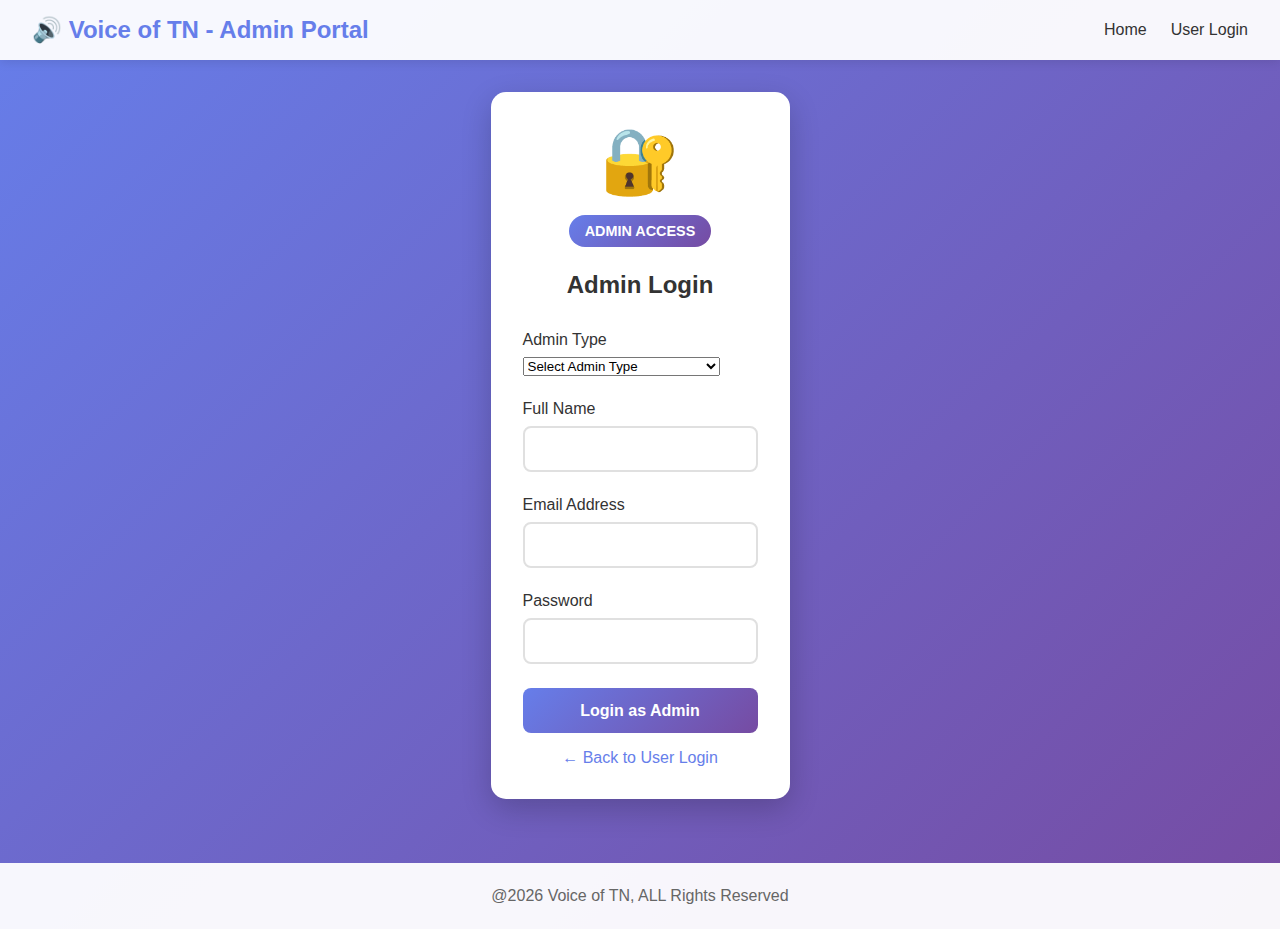
<file: frentend/cm_admin_dashboard.html>
<!DOCTYPE html>
<html lang="en">

<head>
    <meta charset="UTF-8">
    <meta name="viewport" content="width=device-width, initial-scale=1.0">
    <title>CM-Admin Dashboard - Voice of TN</title>
    <link rel="stylesheet" href="./css/admin_dashboard.css">
</head>

<body>
    <nav class="navbar">
        <div class="nav-content">
            <div class="logo">🔊 Voice of TN - CM-Admin Dashboard</div>
            <div class="nav-links">
                <span class="admin-name" id="adminName">CM-Admin</span>
                <a href="../index.html" onclick="adminLogout()">Logout</a>
            </div>
        </div>
    </nav>

    <div class="container">
        <div class="stats-wrapper">
            <div class="stats-grid">
                <div class="stat-card">
                    <h3 id="totalComplaints">0</h3>
                    <p>Total Complaints</p>
                </div>
                <div class="stat-card warning">
                    <h3 id="pendingComplaints">0</h3>
                    <p>Awaiting Info</p>
                </div>
                <div class="stat-card">
                    <h3 id="inProgressComplaints">0</h3>
                    <p>Under Investigation</p>
                </div>
                <div class="stat-card success">
                    <h3 id="updatedByMe">0</h3>
                    <p>Solved By You</p>
                </div>
            </div>
        </div>

        <div class="page-header">
            <h2>Executive Resolution Center</h2>
            <div class="filter-bar">
                <select id="deptFilter" onchange="filterComplaints()" class="form-input filter-select-dept">
                    <option value="">All Departments</option>
                </select>
                <select id="statusFilter" onchange="filterComplaints()" class="form-input filter-select-status">
                    <option value="">All Status</option>
                    <option value="pending">Pending</option>
                    <option value="in_progress">In Progress</option>
                    <option value="solved">Solved</option>
                </select>
            </div>
        </div>

        <div id="complaintsContainer" class="complaints-list-container"></div>
    </div>

    <!-- Detailed View Modal -->
    <div id="detailModal" class="modal-overlay">
        <div class="modal-content large-modal">
            <div class="modal-header">
                <h2 id="modalTitle">Executive Case Audit</h2>
                <button class="modal-close" onclick="closeDetailModal()">&times;</button>
            </div>
            <div class="modal-body" id="modalBody">
                <!-- Content filled by JS -->
            </div>
        </div>
    </div>

    <!-- Resolve Modal -->
    <div id="resolveModal" class="modal">
        <div class="modal-content">
            <h3 class="modal-title">Final Case Resolution</h3>
            <p id="modalCaseId" class="modal-case-id"></p>

            <div class="cadmin-findings-box">
                <h4 class="cadmin-findings-title">C-Admin Findings</h4>
                <p id="cadminResponseText" class="cadmin-findings-text"></p>
            </div>

            <div class="modal-form-group">
                <label>Final Resolution Statement</label>
                <textarea id="resolutionMessage" rows="5" class="form-input"
                    placeholder="Enter final decision, resolution steps taken, or closure notes..."></textarea>
            </div>

            <div class="modal-actions">
                <button class="modal-btn modal-btn-cancel" onclick="closeModal()">Cancel</button>
                <button class="modal-btn modal-btn-success" onclick="saveResolution()" id="resolveBtn">Certify
                    Resolution</button>
            </div>
        </div>
    </div>

    <script>
        const API_BASE_URL = 'http://localhost:8000/api';
        const departments = [
            "Agriculture Department", "Animal Husbandry, Dairying and Fisheries Department",
            "Commercial Taxes and Registration Department", "Co-operation, Food and Consumer Protection Department",
            "Energy Department", "Finance Department", "Health and Family Welfare Department",
            "Higher Education Department", "Home Department", "Industries Department",
            "Information Technology Department", "Labour and Employment Department",
            "Municipal Administration and Water Supply Department", "Public Works Department",
            "Revenue and Disaster Management Department", "Rural Development and Panchayat Raj Department",
            "School Education Department", "Social Welfare Department", "Transport Department"
        ];

        let allComplaints = [];
        let currentComplaintId = null;

        document.addEventListener('DOMContentLoaded', () => {
            const token = localStorage.getItem('access_token');
            const adminType = localStorage.getItem('admin_type');
            if (!token || adminType !== 'cm_admin') {
                window.location.href = './admin_login.html';
                return;
            }
            document.getElementById('adminName').textContent = localStorage.getItem('admin_name') || 'CM-Admin';
            loadDepartments();
            refreshData();
        });

        function refreshData() {
            loadStats();
            loadComplaints();
        }

        function loadDepartments() {
            const select = document.getElementById('deptFilter');
            departments.forEach(dept => {
                const option = document.createElement('option');
                option.value = dept;
                option.textContent = dept;
                select.appendChild(option);
            });
        }

        async function loadStats() {
            try {
                const response = await fetch(`${API_BASE_URL}/admin/cm-admin/stats`, {
                    headers: { 'Authorization': `Bearer ${localStorage.getItem('access_token')}` }
                });
                if (response.ok) {
                    const stats = await response.json();
                    document.getElementById('totalComplaints').textContent = stats.total;
                    document.getElementById('pendingComplaints').textContent = stats.pending;
                    document.getElementById('inProgressComplaints').textContent = stats.in_progress;
                    document.getElementById('updatedByMe').textContent = stats.updated_by_me;
                }
            } catch (error) { console.error('Stats error:', error); }
        }

        async function loadComplaints() {
            try {
                const response = await fetch(`${API_BASE_URL}/admin/cm-admin/complaints`, {
                    headers: { 'Authorization': `Bearer ${localStorage.getItem('access_token')}` }
                });
                if (response.ok) {
                    allComplaints = await response.json();
                    displayComplaints(allComplaints);
                }
            } catch (error) { console.error('Complaints error:', error); }
        }

        function displayComplaints(complaints) {
            const container = document.getElementById('complaintsContainer');
            if (complaints.length === 0) {
                container.innerHTML = '<div class="complaint-file">No records match the current filters.</div>';
                return;
            }

            container.innerHTML = complaints.map(c => {
                const statusClass = `status-${c.status}`;
                const statusText = c.status.replace('_', ' ');
                const date = new Date(c.created_at).toLocaleDateString('en-IN', {
                    day: '2-digit', month: 'short', year: 'numeric'
                });

                // User Avatar
                const avatar = c.user_profile_picture
                    ? `http://localhost:8000${c.user_profile_picture}`
                    : `https://ui-avatars.com/api/?name=${encodeURIComponent(c.user_name || 'U')}&background=random`;

                return `
                        <div class="complaint-file ${statusClass}">
                            <div class="file-header">
                                <div class="file-title-section">
                                    <div class="file-label">Executive Complaint File</div>
                                    <div class="file-id">CASE #${c.id.toString().padStart(5, '0')}</div>
                                </div>
                                <div class="status-stamp ${statusClass}">${statusText}</div>
                            </div>
                            
                            <div class="user-info-bar" onclick="openDetailModal(${c.id})" style="cursor:pointer">
                                <img src="${avatar}" class="small-avatar" alt="User">
                                <span class="complainant-name">Complainant: <b>${c.user_name}</b></span>
                                <span style="font-size:0.7rem; color:var(--primary); margin-left:auto;">[View Full Profile]</span>
                            </div>

                            <div class="file-grid">
                                <div class="file-field"><span class="field-label">Department</span><span class="field-value">${c.department}</span></div>
                                <div class="file-field"><span class="field-label">Date Filed</span><span class="field-value">${date}</span></div>
                            </div>

                            <div class="file-field">
                                <span class="field-label">Case Subject</span>
                                <span class="field-value field-value-highlight">${c.title}</span>
                            </div>

                            ${c.admin_response ? `
                                <div class="admin-response-box">
                                    <h4>⚖️ Resolution Progress / Final Decision</h4>
                                    <p>${c.admin_response}</p>
                                </div>
                            ` : ''}

                            <div class="file-actions">
                                 <button class="modal-btn modal-btn-cancel" onclick="openDetailModal(${c.id})">🔍 Review Evidence</button>
                                 ${c.status !== 'solved' ? `<button class="update-btn resolve-btn" onclick="openResolveModal(${c.id})">⚖️ Certify Resolution</button>` : ''}
                            </div>
                        </div>
                    `;
            }).join('');
        }

        async function openDetailModal(id) {
            const c = allComplaints.find(item => item.id === id);
            if (!c) return;

            const modal = document.getElementById('detailModal');
            const modalBody = document.getElementById('modalBody');

            const date = new Date(c.created_at).toLocaleString('en-IN');
            const avatar = c.user_profile_picture
                ? `http://localhost:8000${c.user_profile_picture}`
                : `https://ui-avatars.com/api/?name=${encodeURIComponent(c.user_name || 'U')}&background=random`;

            modalBody.innerHTML = `
                <div class="detail-full">
                    <div class="detail-header-row">
                        <div class="user-block">
                             <img src="${avatar}" class="large-avatar" alt="User">
                             <div>
                                 <h3 style="margin:0">${c.user_name}</h3>
                                 <span class="field-label">${c.user_email} | ${c.user_phone}</span>
                             </div>
                        </div>
                        <div class="status-stamp status-${c.status}">${c.status.replace('_', ' ')}</div>
                    </div>

                    <div class="detail-content-grid">
                        <div class="detail-item">
                            <span class="field-label">Category</span>
                            <div class="field-value">${c.subcategory}</div>
                        </div>
                        <div class="detail-item">
                            <span class="field-label">District</span>
                            <div class="field-value">${c.district}</div>
                        </div>
                         <div class="detail-item">
                            <span class="field-label">Location</span>
                            <div class="field-value">📍 ${c.location || 'Not Specified'}</div>
                        </div>
                    </div>

                    <div class="detail-section">
                        <span class="field-label">Original Statement</span>
                        <div class="full-description-box" style="margin-top:10px;">${c.description}</div>
                    </div>

                    ${c.image_url ? `
                        <div class="detail-section">
                            <span class="field-label">Attached Evidence</span>
                            <div class="evidence-preview">
                                <img src="http://localhost:8000${c.image_url}" onclick="window.open(this.src)" style="max-width: 100%; border-radius: 8px; cursor: zoom-in;">
                            </div>
                        </div>
                    ` : ''}

                    ${c.voice_url ? `
                        <div class="detail-section">
                            <span class="field-label">Voice Recording</span>
                            <audio controls src="http://localhost:8000${c.voice_url}" style="width: 100%; margin-top: 10px;"></audio>
                        </div>
                    ` : ''}
                </div>
            `;

            modal.style.display = 'flex';
        }

        function closeDetailModal() {
            document.getElementById('detailModal').style.display = 'none';
        }

        function filterComplaints() {
            const dept = document.getElementById('deptFilter').value;
            const status = document.getElementById('statusFilter').value;
            let filtered = allComplaints;
            if (dept) filtered = filtered.filter(c => c.department === dept);
            if (status) filtered = filtered.filter(c => c.status === status);
            displayComplaints(filtered);
        }

        function openResolveModal(id) {
            currentComplaintId = id;
            const c = allComplaints.find(comp => comp.id === id);
            document.getElementById('modalCaseId').textContent = `CASE #${id.toString().padStart(5, '0')}`;
            document.getElementById('cadminResponseText').textContent = c.admin_response || 'No preliminary findings recorded by C-Admin.';
            document.getElementById('resolutionMessage').value = '';
            document.getElementById('resolveModal').style.display = 'flex';
        }

        function closeModal() { document.getElementById('resolveModal').style.display = 'none'; }

        async function saveResolution() {
            if (!currentComplaintId) return;
            const message = document.getElementById('resolutionMessage').value.trim();
            if (!message) { alert("Please provide a final resolution statement."); return; }

            const btn = document.getElementById('resolveBtn');
            btn.disabled = true;
            btn.textContent = 'Certifying...';

            try {
                const response = await fetch(`${API_BASE_URL}/admin/cm-admin/complaints/${currentComplaintId}`, {
                    method: 'PUT',
                    headers: {
                        'Content-Type': 'application/json',
                        'Authorization': `Bearer ${localStorage.getItem('access_token')}`
                    },
                    body: JSON.stringify({
                        status: 'solved',
                        admin_response: message
                    })
                });

                if (response.ok) {
                    closeModal();
                    refreshData();
                } else {
                    const err = await response.json();
                    alert(err.detail || 'Resolution certification failed');
                }
            } catch (error) { alert('Server communication failure'); }
            finally { btn.disabled = false; btn.textContent = 'Certify Resolution'; }
        }

        function adminLogout() { localStorage.clear(); window.location.href = '../index.html'; }
    </script>
</body>

</html>
</file>
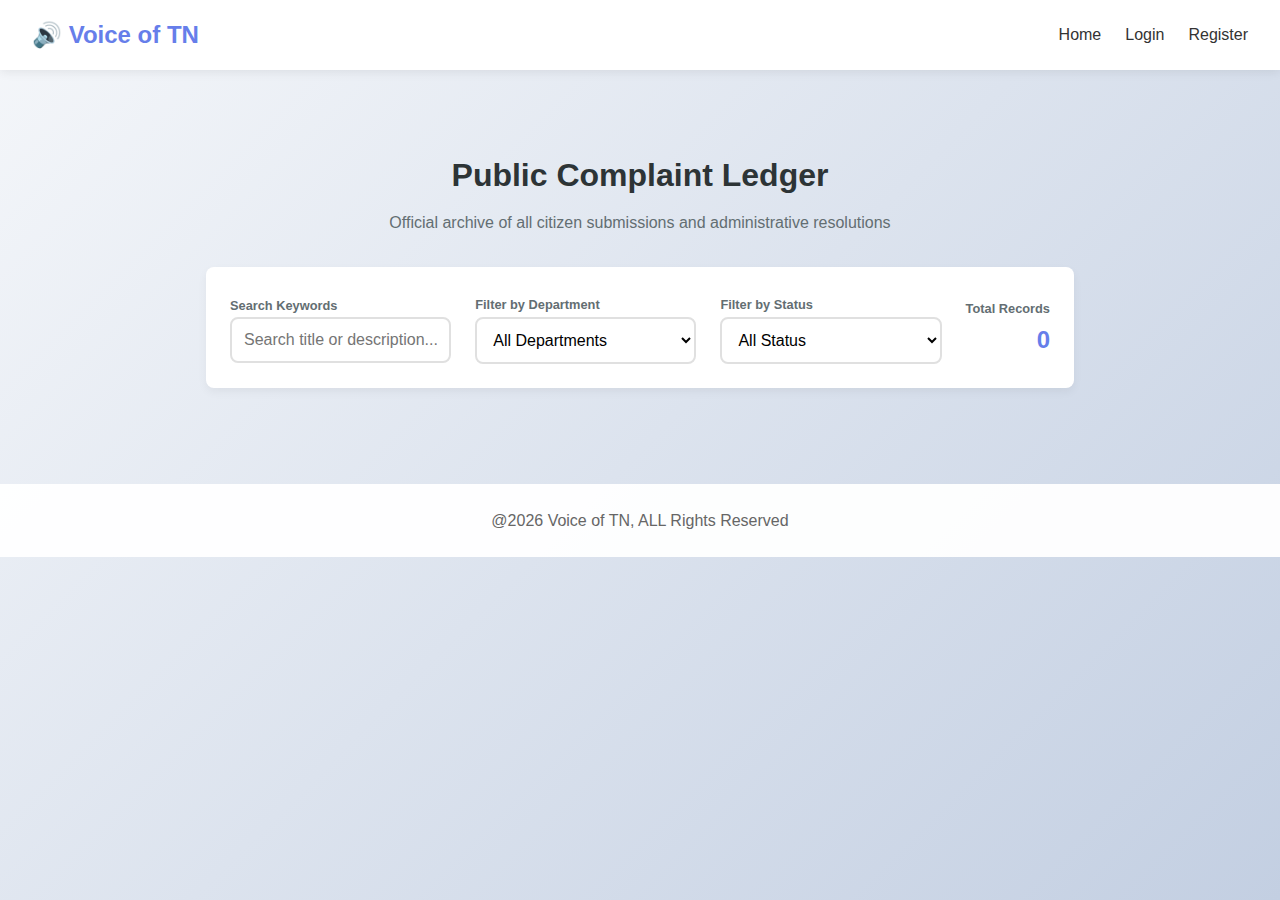
<file: frentend/complaints_view.html>
<!DOCTYPE html>
<html lang="en">

<head>
    <meta charset="UTF-8">
    <meta name="viewport" content="width=device-width, initial-scale=1.0">
    <title>Public Records • Voice of TN</title>
    <link rel="stylesheet" href="./css/complaints_view.css">
</head>

<body>
    <nav class="navbar">
        <div class="logo">🔊 Voice of TN</div>
        <div class="nav-links" id="navLinks">
            <a href="../index.html">Home</a>
            <a href="./login.html">Login</a>
            <a href="./register.html">Register</a>
        </div>
    </nav>

    <div class="container public-records-container">
        <div class="page-title">
            <h1>Public Complaint Ledger</h1>
            <p class="page-subtitle">Official archive of all citizen submissions and administrative resolutions</p>
        </div>

        <div class="filter-bar">
            <div class="filter-section">
                <label class="field-label">Search Keywords</label>
                <input type="text" id="searchInput" onkeyup="filterRecords()"
                    placeholder="Search title or description..." class="form-input">
            </div>
            <div class="filter-section">
                <label class="field-label">Filter by Department</label>
                <select id="deptFilter" onchange="filterRecords()" class="form-input">
                    <option value="">All Departments</option>
                </select>
            </div>
            <div class="filter-section">
                <label class="field-label">Filter by Status</label>
                <select id="statusFilter" onchange="filterRecords()" class="form-input">
                    <option value="">All Status</option>
                    <option value="pending">Pending</option>
                    <option value="in_progress">In Progress</option>
                    <option value="solved">Resolved</option>
                </select>
            </div>
            <div class="record-count-section">
                <span class="field-label">Total Records</span>
                <div id="recordCount" class="record-count">0</div>
            </div>
        </div>

        <div id="recordsContainer" class="complaints-list-container"></div>
    </div>

    <!-- Detailed View Modal -->
    <div id="detailModal" class="modal-overlay">
        <div class="modal-content large-modal">
            <div class="modal-header">
                <h2 id="modalTitle">Case Details</h2>
                <button class="modal-close" onclick="closeDetailModal()">&times;</button>
            </div>
            <div class="modal-body" id="modalBody">
                <!-- Content filled by JS -->
            </div>
        </div>
    </div>

    <footer>
        @2026 Voice of TN, ALL Rights Reserved
    </footer>

    <script>
        const API_BASE_URL = 'http://localhost:8000/api';
        const departments = [
            "Agriculture Department", "Animal Husbandry, Dairying and Fisheries Department",
            "Commercial Taxes and Registration Department", "Co-operation, Food and Consumer Protection Department",
            "Energy Department", "Finance Department", "Health and Family Welfare Department",
            "Higher Education Department", "Home Department", "Industries Department",
            "Information Technology Department", "Labour and Employment Department",
            "Municipal Administration and Water Supply Department", "Public Works Department",
            "Revenue and Disaster Management Department", "Rural Development and Panchayat Raj Department",
            "School Education Department", "Social Welfare Department", "Transport Department"
        ];

        let allRecords = [];

        document.addEventListener('DOMContentLoaded', () => {
            checkAuthentication();
            loadDeptOptions();
            fetchRecords();
        });

        function checkAuthentication() {
            const token = localStorage.getItem('access_token');
            const navLinks = document.getElementById('navLinks');

            if (token) {
                const role = localStorage.getItem('role');
                const adminType = localStorage.getItem('admin_type');

                let dashboardUrl = './profile.html';
                if (role === 'admin') {
                    dashboardUrl = adminType === 'c_admin' ? './c_admin_dashboard.html' : './cm_admin_dashboard.html';
                }

                navLinks.innerHTML = `
                    <a href="../index.html">Home</a>
                    <a href="${dashboardUrl}">Dashboard</a>
                    <a href="#" onclick="logout(); return false;">Logout</a>
                `;
            }
        }

        function logout() {
            localStorage.clear();
            window.location.href = './complaints_view.html';
        }

        function loadDeptOptions() {
            const select = document.getElementById('deptFilter');
            departments.forEach(d => {
                const opt = document.createElement('option');
                opt.value = d;
                opt.textContent = d;
                select.appendChild(opt);
            });
        }

        async function fetchRecords() {
            try {
                const response = await fetch(`${API_BASE_URL}/complaints/`);
                if (response.ok) {
                    allRecords = await response.json();
                    renderRecords(allRecords);
                    document.getElementById('recordCount').textContent = allRecords.length;

                    // If an ID is provided in the query string, open that complaint's detail immediately
                    const params = new URLSearchParams(window.location.search);
                    const openId = params.get('id');
                    if (openId) {
                        // Use a short timeout to ensure the DOM is ready
                        setTimeout(() => {
                            openDetailModal(Number(openId));
                            // Clean up URL to remove id param without reloading
                            params.delete('id');
                            const clean = window.location.pathname + (params.toString() ? `?${params.toString()}` : '');
                            history.replaceState({}, '', clean);
                        }, 200);
                    }
                }
            } catch (error) { console.error(error); }
        }

        function renderRecords(list) {
            const container = document.getElementById('recordsContainer');
            if (list.length === 0) {
                container.innerHTML = '<div class="complaint-file">No records match the selected filters.</div>';
                return;
            }

            container.innerHTML = list.map(c => {
                const statusClass = `status-${c.status}`;
                const statusText = c.status.replace('_', ' ');
                const date = new Date(c.created_at).toLocaleDateString('en-IN', {
                    day: '2-digit', month: 'short', year: 'numeric'
                });

                // User Avatar
                const avatar = c.user_profile_picture
                    ? `http://localhost:8000${c.user_profile_picture}`
                    : `https://ui-avatars.com/api/?name=${encodeURIComponent(c.user_name || 'U')}&background=random`;

                return `
                    <div class="complaint-file ${statusClass}" onclick="openDetailModal(${c.id})">
                        <div class="file-header">
                            <div class="file-title-section">
                                <div class="file-label">Official Case Archive</div>
                                <div class="file-id">CASE #${c.id.toString().padStart(5, '0')}</div>
                            </div>
                            <div class="status-stamp ${statusClass}">${statusText}</div>
                        </div>
                        
                        <div class="user-info-bar">
                            <img src="${avatar}" class="small-avatar" alt="User">
                            <span class="complainant-name">By <b>${c.user_name || 'Anonymous User'}</b></span>
                        </div>
                        
                        <div class="file-grid">
                            <div class="file-field"><span class="field-label">Department</span><span class="field-value">${c.department}</span></div>
                            <div class="file-field"><span class="field-label">Filing Date</span><span class="field-value">${date}</span></div>
                        </div>

                        <div class="file-field">
                            <span class="field-label">Subject Matter</span>
                            <span class="field-value field-value-highlight">${c.title}</span>
                        </div>

                        <div class="file-description">
                             <p class="truncate-text">${c.description}</p>
                        </div>
                        
                        <div class="view-details-link">
                             Click to view full details →
                        </div>
                    </div>
                `;
            }).join('');
        }

        async function openDetailModal(id) {
            const c = allRecords.find(item => item.id === id);
            if (!c) return;

            const modal = document.getElementById('detailModal');
            const modalBody = document.getElementById('modalBody');

            const date = new Date(c.created_at).toLocaleString('en-IN');
            const avatar = c.user_profile_picture
                ? `http://localhost:8000${c.user_profile_picture}`
                : `https://ui-avatars.com/api/?name=${encodeURIComponent(c.user_name || 'U')}&background=random`;

            modalBody.innerHTML = `
                <div class="detail-full">
                    <div class="detail-header-row">
                        <div class="user-block">
                             <img src="${avatar}" class="large-avatar" alt="User">
                             <div>
                                 <h3 style="margin:0">${c.user_name || 'Anonymous User'}</h3>
                                 <span class="field-label">Verified Citizen</span>
                             </div>
                        </div>
                        <div class="status-stamp status-${c.status}">${c.status.replace('_', ' ')}</div>
                    </div>

                    <div class="detail-content-grid">
                        <div class="detail-item">
                            <span class="field-label">Case ID</span>
                            <div class="field-value-highlight">CASE #${c.id.toString().padStart(5, '0')}</div>
                        </div>
                        <div class="detail-item">
                            <span class="field-label">Department</span>
                            <div class="field-value">${c.department}</div>
                        </div>
                        <div class="detail-item">
                            <span class="field-label">Category</span>
                            <div class="field-value">${c.subcategory}</div>
                        </div>
                        <div class="detail-item">
                            <span class="field-label">District</span>
                            <div class="field-value">${c.district}</div>
                        </div>
                        <div class="detail-item">
                            <span class="field-label">Submission Date</span>
                            <div class="field-value">${date}</div>
                        </div>
                         <div class="detail-item">
                            <span class="field-label">Location</span>
                            <div class="field-value">📍 ${c.location || 'Not Specified'}</div>
                        </div>
                    </div>

                    <div class="detail-section">
                        <span class="field-label">Subject</span>
                        <h2 style="margin: 10px 0;">${c.title}</h2>
                    </div>

                    <div class="detail-section">
                        <span class="field-label">Formal Statement</span>
                        <div class="full-description-box">${c.description}</div>
                    </div>

                    ${c.image_url ? `
                        <div class="detail-section">
                            <span class="field-label">Attached Evidence</span>
                            <div class="evidence-preview">
                                <img src="http://localhost:8000${c.image_url}" onclick="window.open(this.src)" style="max-width: 100%; border-radius: 8px; cursor: zoom-in;">
                            </div>
                        </div>
                    ` : ''}

                    ${c.voice_url ? `
                        <div class="detail-section">
                            <span class="field-label">Voice Statement</span>
                            <audio controls src="http://localhost:8000${c.voice_url}" style="width: 100%; margin-top: 10px;"></audio>
                        </div>
                    ` : ''}

                    ${c.admin_response ? `
                        <div class="admin-response-box">
                            <h4>🛡️ Official Resolution Message</h4>
                            <p>${c.admin_response}</p>
                        </div>
                    ` : `
                        <div class="waiting-message">
                             🛡️ This case is currently under administrative oversight. Waiting for official response.
                        </div>
                    `}
                </div>
            `;

            modal.style.display = 'flex';
        }

        function closeDetailModal() {
            document.getElementById('detailModal').style.display = 'none';
        }

        // Close on clic outside
        window.onclick = function (event) {
            const modal = document.getElementById('detailModal');
            if (event.target == modal) {
                modal.style.display = "none";
            }
        }

        function filterRecords() {
            const query = document.getElementById('searchInput').value.toLowerCase().trim();
            const dept = document.getElementById('deptFilter').value;
            const status = document.getElementById('statusFilter').value;

            let filtered = allRecords;

            if (query) {
                filtered = filtered.filter(r =>
                    r.title.toLowerCase().includes(query) ||
                    r.description.toLowerCase().includes(query)
                );
            }

            if (dept) {
                filtered = filtered.filter(r => r.department === dept);
            }

            if (status) {
                filtered = filtered.filter(r => r.status === status);
            }

            renderRecords(filtered);
            document.getElementById('recordCount').textContent = filtered.length;
        }
    </script>
</body>

</html>
</file>
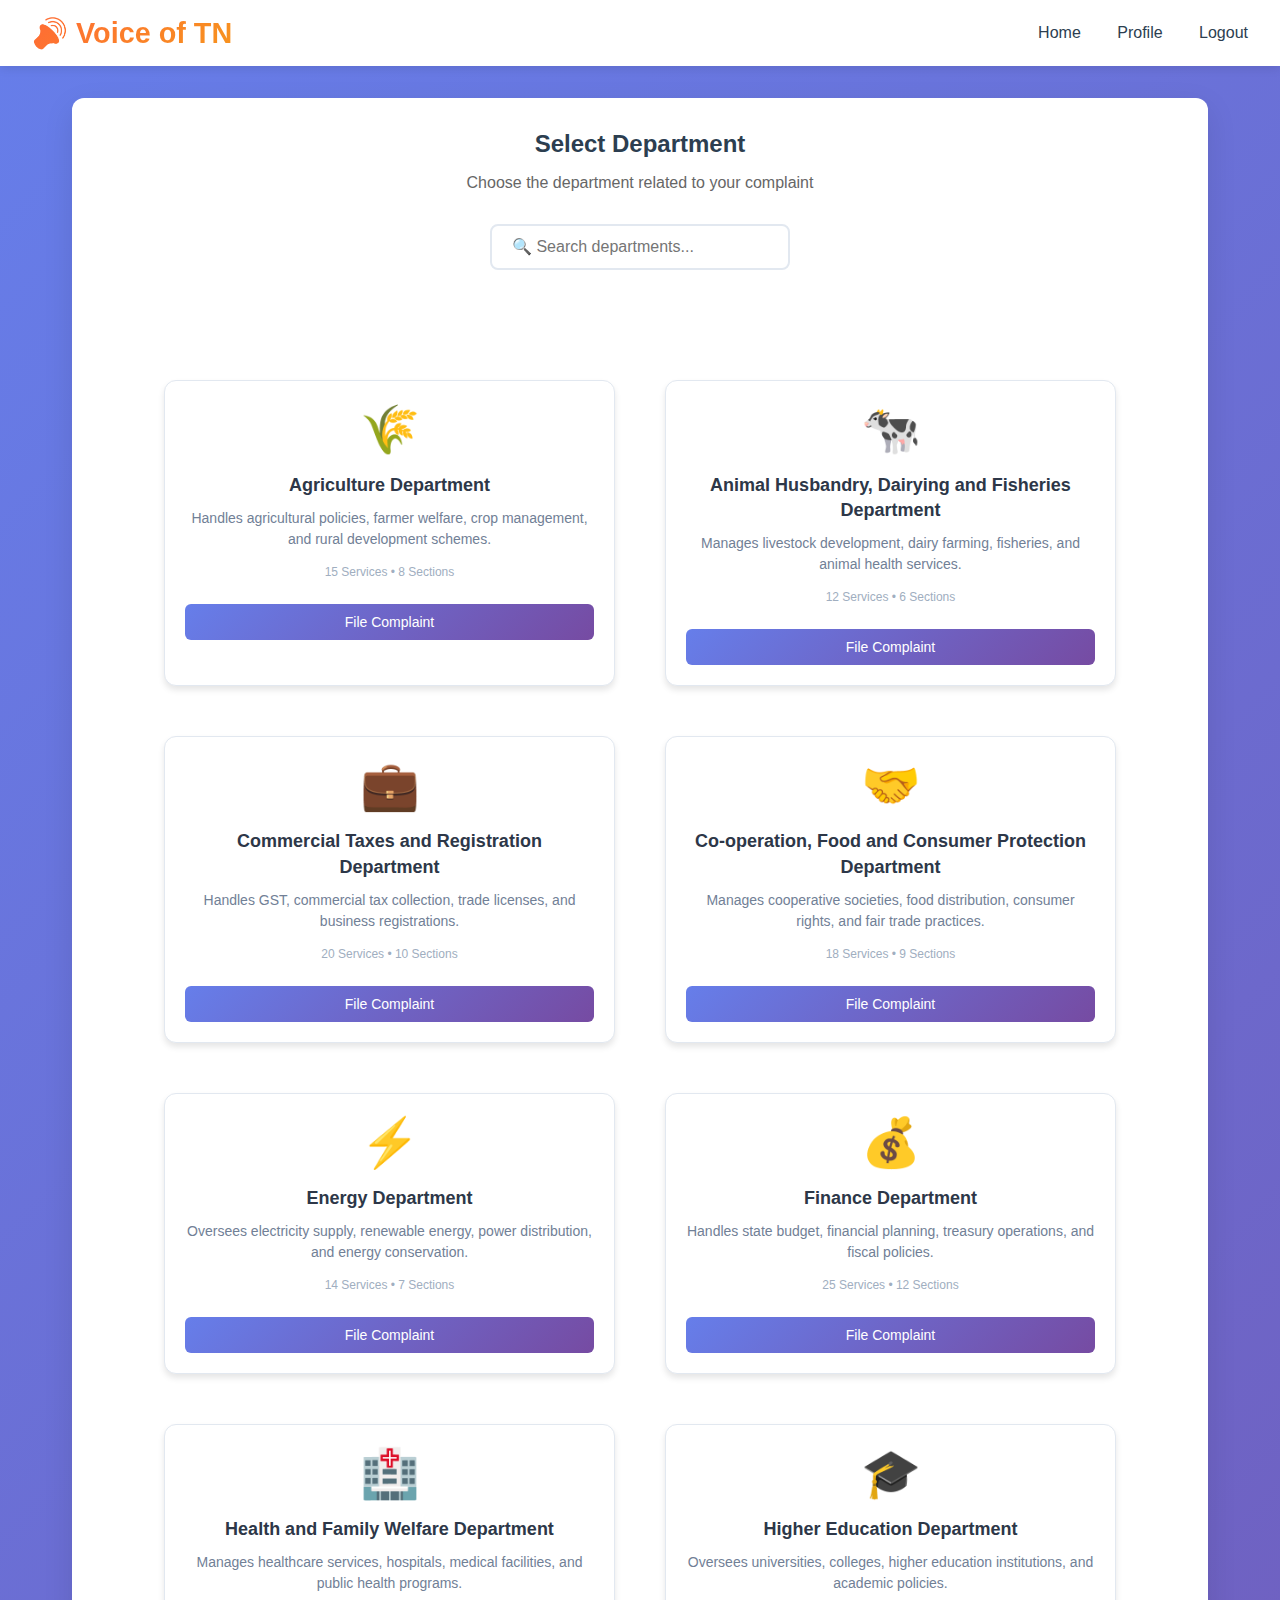
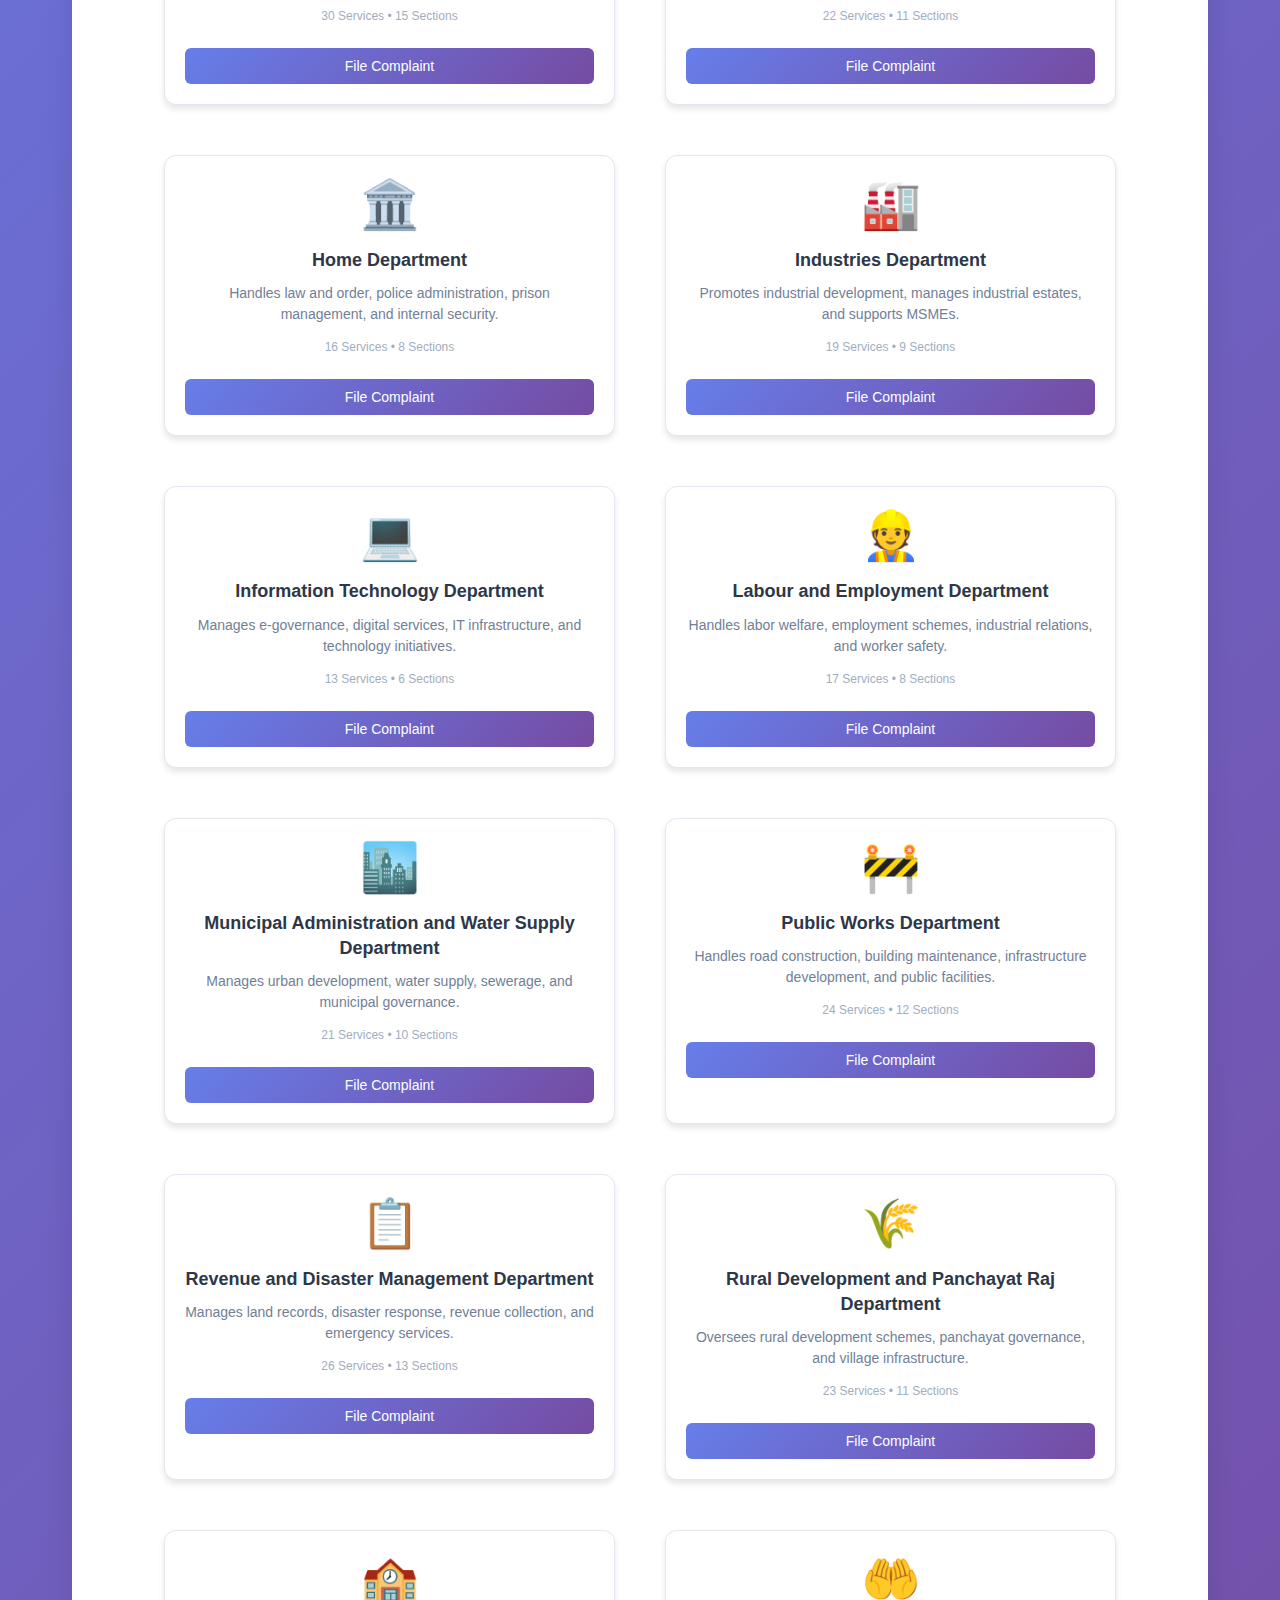
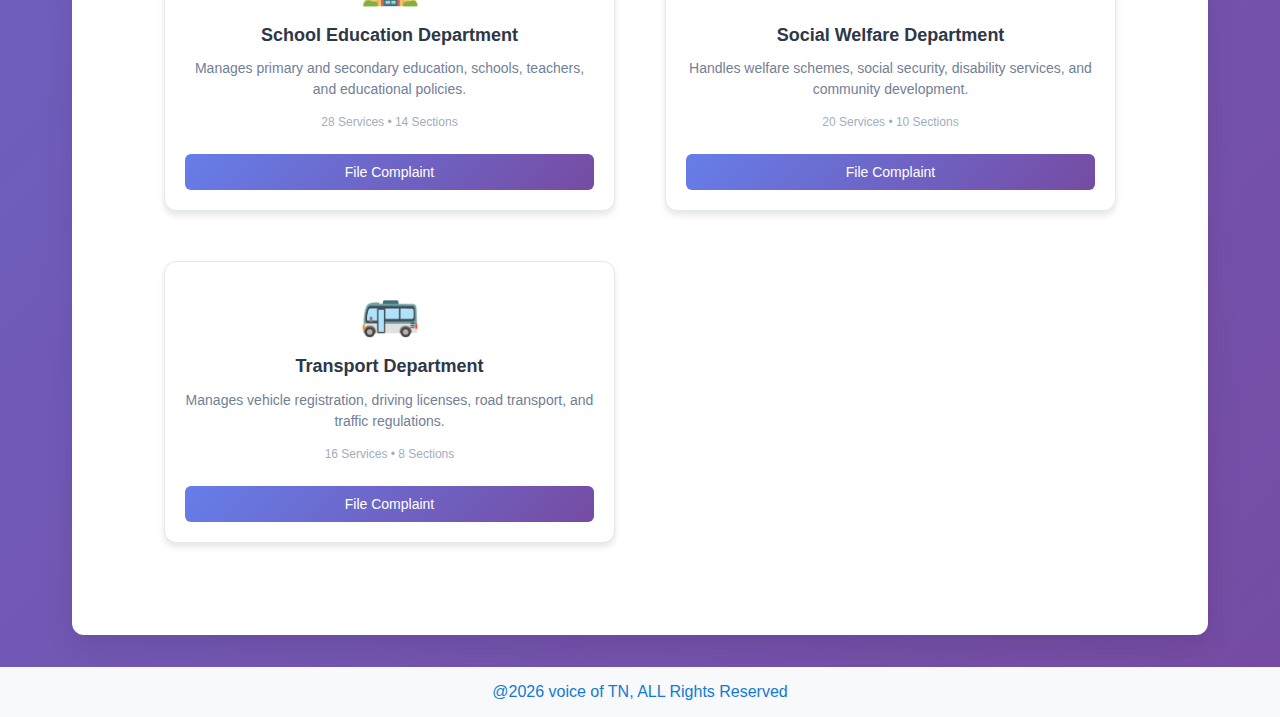
<file: frentend/departments.html>
<!DOCTYPE html>
<html lang="en">

<head>
    <meta charset="UTF-8">
    <meta name="viewport" content="width=device-width, initial-scale=1.0">
    <title>Select Department - Voice of TN</title>
    <link rel="stylesheet" href="./css/departments.css">
</head>

<body>
    <nav class="navbar">
        <div class="logo">🔊 Voice of TN</div>
        <div class="nav-links">
            <a href="../index.html">Home</a>
            <a href="./profile.html">Profile</a>
            <a href="#" onclick="logout()">Logout</a>
        </div>
    </nav>

    <div class="container">
        <div class="card">
            <h2>Select Department</h2>
            <p class="card-subtitle">Choose the department related to your complaint</p>

            <!-- Search Bar -->
            <div class="search-container">
                <input type="text" class="search-input" id="searchInput" placeholder="🔍 Search departments..."
                    onkeyup="filterDepartments()">
            </div>

            <div class="dept-grid" id="departmentGrid">
                <!-- Departments will be loaded here -->
            </div>
        </div>
    </div>

    <footer>
        @2026 voice of TN, ALL Rights Reserved
    </footer>

    <script>
        const departments = [
            { name: "Agriculture Department", description: "Handles agricultural policies, farmer welfare, crop management, and rural development schemes.", icon: "🌾", stats: "15 Services • 8 Sections" },
            { name: "Animal Husbandry, Dairying and Fisheries Department", description: "Manages livestock development, dairy farming, fisheries, and animal health services.", icon: "🐄", stats: "12 Services • 6 Sections" },
            { name: "Commercial Taxes and Registration Department", description: "Handles GST, commercial tax collection, trade licenses, and business registrations.", icon: "💼", stats: "20 Services • 10 Sections" },
            { name: "Co-operation, Food and Consumer Protection Department", description: "Manages cooperative societies, food distribution, consumer rights, and fair trade practices.", icon: "🤝", stats: "18 Services • 9 Sections" },
            { name: "Energy Department", description: "Oversees electricity supply, renewable energy, power distribution, and energy conservation.", icon: "⚡", stats: "14 Services • 7 Sections" },
            { name: "Finance Department", description: "Handles state budget, financial planning, treasury operations, and fiscal policies.", icon: "💰", stats: "25 Services • 12 Sections" },
            { name: "Health and Family Welfare Department", description: "Manages healthcare services, hospitals, medical facilities, and public health programs.", icon: "🏥", stats: "30 Services • 15 Sections" },
            { name: "Higher Education Department", description: "Oversees universities, colleges, higher education institutions, and academic policies.", icon: "🎓", stats: "22 Services • 11 Sections" },
            { name: "Home Department", description: "Handles law and order, police administration, prison management, and internal security.", icon: "🏛️", stats: "16 Services • 8 Sections" },
            { name: "Industries Department", description: "Promotes industrial development, manages industrial estates, and supports MSMEs.", icon: "🏭", stats: "19 Services • 9 Sections" },
            { name: "Information Technology Department", description: "Manages e-governance, digital services, IT infrastructure, and technology initiatives.", icon: "💻", stats: "13 Services • 6 Sections" },
            { name: "Labour and Employment Department", description: "Handles labor welfare, employment schemes, industrial relations, and worker safety.", icon: "👷", stats: "17 Services • 8 Sections" },
            { name: "Municipal Administration and Water Supply Department", description: "Manages urban development, water supply, sewerage, and municipal governance.", icon: "🏙️", stats: "21 Services • 10 Sections" },
            { name: "Public Works Department", description: "Handles road construction, building maintenance, infrastructure development, and public facilities.", icon: "🚧", stats: "24 Services • 12 Sections" },
            { name: "Revenue and Disaster Management Department", description: "Manages land records, disaster response, revenue collection, and emergency services.", icon: "📋", stats: "26 Services • 13 Sections" },
            { name: "Rural Development and Panchayat Raj Department", description: "Oversees rural development schemes, panchayat governance, and village infrastructure.", icon: "🌾", stats: "23 Services • 11 Sections" },
            { name: "School Education Department", description: "Manages primary and secondary education, schools, teachers, and educational policies.", icon: "🏫", stats: "28 Services • 14 Sections" },
            { name: "Social Welfare Department", description: "Handles welfare schemes, social security, disability services, and community development.", icon: "🤲", stats: "20 Services • 10 Sections" },
            { name: "Transport Department", description: "Manages vehicle registration, driving licenses, road transport, and traffic regulations.", icon: "🚌", stats: "16 Services • 8 Sections" }
        ];

        document.addEventListener('DOMContentLoaded', function () {
            loadDepartments();
        });

        function loadDepartments() {
            const grid = document.getElementById('departmentGrid');
            grid.innerHTML = '';
            departments.forEach(dept => {
                const card = createDepartmentCard(dept);
                grid.appendChild(card);
            });
        }

        function createDepartmentCard(dept) {
            const cardDiv = document.createElement('div');
            cardDiv.className = 'dept-card';
            cardDiv.innerHTML = `
                <div class="dept-icon">${dept.icon}</div>
                <h3>${dept.name}</h3>
                <p>${dept.description}</p>
                <small>${dept.stats}</small>
                <button onclick="selectDepartment('${dept.name}')">File Complaint</button>
            `;
            return cardDiv;
        }

        function filterDepartments() {
            const searchTerm = document.getElementById('searchInput').value.toLowerCase();
            const filteredDepts = departments.filter(dept =>
                dept.name.toLowerCase().includes(searchTerm) ||
                dept.description.toLowerCase().includes(searchTerm)
            );

            const grid = document.getElementById('departmentGrid');
            grid.innerHTML = '';
            filteredDepts.forEach(dept => {
                const card = createDepartmentCard(dept);
                grid.appendChild(card);
            });
        }

        function selectDepartment(deptName) {
            const token = localStorage.getItem('access_token');
            if (!token) {
                alert('Please login first to file a complaint.');
                window.location.href = './login.html';
                return;
            }
            window.location.href = `./complaint.html?dept=${encodeURIComponent(deptName)}`;
        }

        function logout() {
            localStorage.removeItem('access_token');
            localStorage.removeItem('token_type');
            localStorage.removeItem('user_email');
            window.location.href = '../index.html';
        }
    </script>
</body>

</html>
</file>
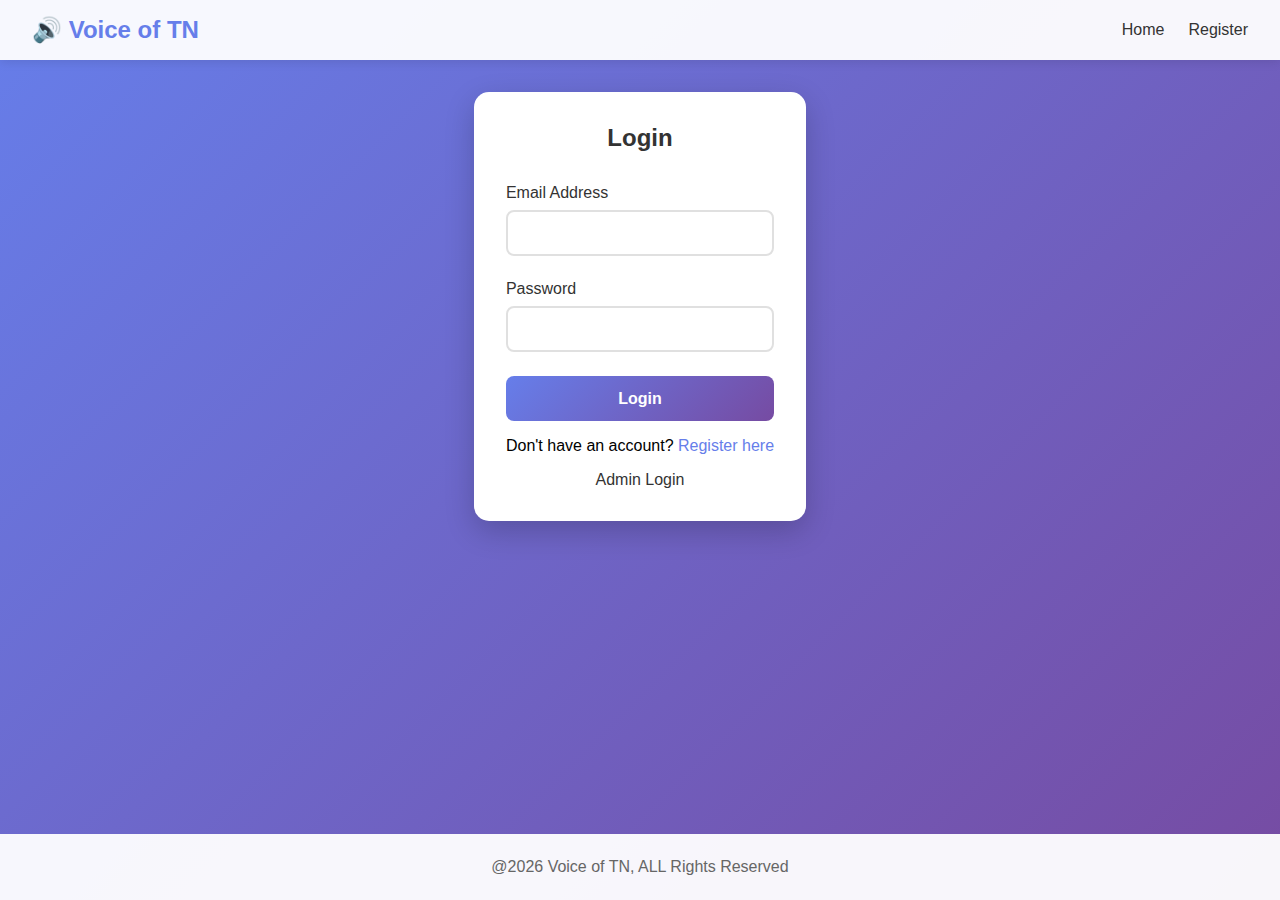
<file: frentend/login.html>
<!DOCTYPE html>
<html lang="en">

<head>
    <meta charset="UTF-8">
    <meta name="viewport" content="width=device-width, initial-scale=1.0">
    <title>Login - Voice of TN</title>
    <link rel="stylesheet" href="../frentend/css/login.css">
</head>

<body>
    <nav class="navbar">
        <div class="logo">🔊 Voice of TN</div>
        <div class="nav-links">
            <a href="../index.html">Home</a>
            <a href="../frentend/register.html">Register</a>
        </div>
    </nav>

    <div class="container">
        <div class="card">
            <h2>Login</h2>
            <div class="error-message" id="errorMessage"></div>
            <div class="success-message" id="successMessage"></div>
            <form id="loginForm">
                <div class="form-group">
                    <label>Email Address</label>
                    <input type="email" id="email" required autocomplete="email">
                </div>
                <div class="form-group">
                    <label>Password</label>
                    <input type="password" id="password" required autocomplete="current-password">
                </div>
                <button type="submit" class="btn btn-primary" id="loginBtn">Login</button>
            </form>
            <p class="text-center">
                Don't have an account? <a href="register.html">Register here</a>
            </p>
            <p class="text-center admin-link">
                <a href="../frentend/admin_login.html">Admin Login</a>
            </p>
        </div>
    </div>

    <footer>
        @2026 Voice of TN, ALL Rights Reserved
    </footer>

    <script>
        const loginForm = document.getElementById('loginForm');
        const loginBtn = document.getElementById('loginBtn');
        const errorMessage = document.getElementById('errorMessage');
        const successMessage = document.getElementById('successMessage');
        const API_BASE_URL = 'http://localhost:8000/api';

        // Hide messages
        function hideMessages() {
            errorMessage.style.display = 'none';
            successMessage.style.display = 'none';
        }

        // Show error
        function showError(message) {
            hideMessages();
            errorMessage.textContent = message;
            errorMessage.style.display = 'block';
        }

        // Show success
        function showSuccess(message) {
            hideMessages();
            successMessage.textContent = message;
            successMessage.style.display = 'block';
        }

        // Clear messages when user starts typing
        document.querySelectorAll('input').forEach(input => {
            input.addEventListener('input', hideMessages);
        });

        // Handle login
        loginForm.addEventListener('submit', async function (e) {
            e.preventDefault();
            hideMessages();

            const email = document.getElementById('email').value.trim();
            const password = document.getElementById('password').value;

            // Validate inputs
            if (!email || !password) {
                showError('Please enter both email and password');
                return;
            }

            // Disable button
            loginBtn.disabled = true;
            loginBtn.textContent = 'Logging in...';

            try {
                // Make API call to login
                const response = await fetch(`${API_BASE_URL}/auth/login/json`, {
                    method: 'POST',
                    headers: {
                        'Content-Type': 'application/json',
                    },
                    body: JSON.stringify({
                        email: email,
                        password: password
                    })
                });

                const data = await response.json();

                if (response.ok) {
                    // Login successful
                    showSuccess('Login successful! Redirecting...');

                    // Store token in localStorage
                    localStorage.setItem('access_token', data.access_token);
                    localStorage.setItem('token_type', data.token_type);
                    localStorage.setItem('user_email', email);

                    // Redirect to home page after successful login
                    setTimeout(() => {
                        window.location.href = '../index.html';
                    }, 1500);
                } else {
                    // Login failed
                    if (data.detail && data.detail.includes('Invalid email or password')) {
                        showError('Invalid email or password');
                    } else {
                        showError('Login failed. Please try again.');
                    }
                }

            } catch (error) {
                console.error('Login error:', error);
                showError('Login failed. Please check your connection and try again.');
            } finally {
                // Re-enable button
                loginBtn.disabled = false;
                loginBtn.textContent = 'Login';
            }
        });

        // Check if already logged in
        function checkSession() {
            const token = localStorage.getItem('access_token');
            if (token) {
                // User already logged in, redirect to home page
                window.location.href = '../index.html';
            }
        }

        checkSession();
    </script>
</body>

</html>
</file>
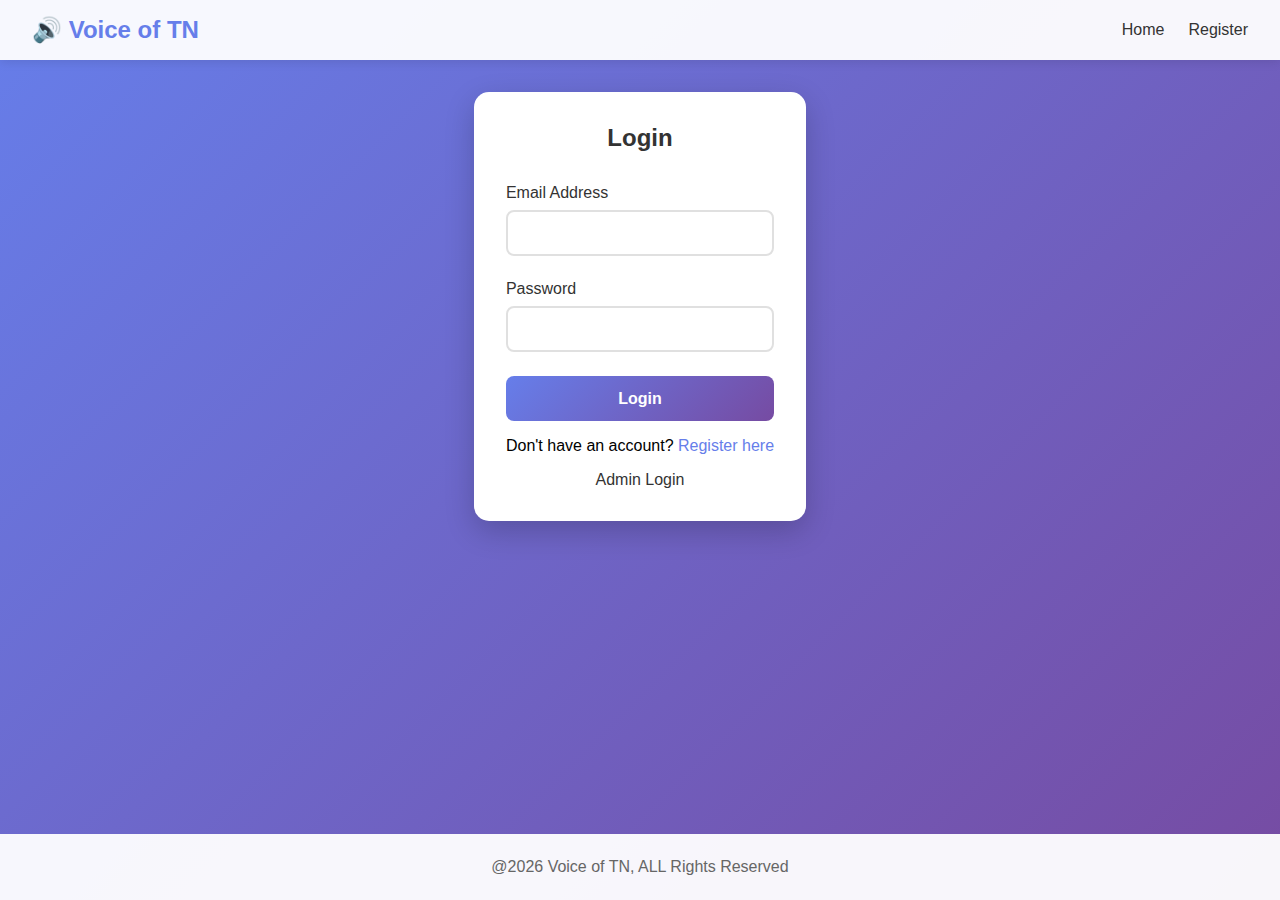
<file: frentend/profile.html>
<!DOCTYPE html>
<html lang="en">

<head>
    <meta charset="UTF-8">
    <meta name="viewport" content="width=device-width, initial-scale=1.0">
    <title>Citizen Profile • Voice of TN</title>
    <link rel="stylesheet" href="./css/profile.css">
</head>

<body>
    <nav class="navbar">
        <div class="nav-content">
            <div class="logo">🔊 Voice of TN</div>
            <div class="nav-links">
                <a href="../index.html">Home</a>
                <a href="./departments.html">Submit Complaint</a>
                <a href="#" onclick="logout(); return false;">Logout</a>
            </div>
        </div>
    </nav>

    <div class="container">
        <div class="profile-card">
            <div id="avatarPlaceholder">
                <div class="initials-circle" id="initialsCircle">?</div>
            </div>
            <div class="profile-info">
                <h1 id="fullNameDisplay">Loading...</h1>
                <p id="userEmail">...</p>
                <div class="profile-stats">
                    <div class="p-stat"><b id="totalComplaints">0</b><span>Total Cases</span></div>
                    <div class="p-stat warning"><b id="pendingComplaints">0</b><span>Pending</span></div>
                    <div class="p-stat success"><b id="resolvedComplaints">0</b><span>Resolved</span></div>
                </div>
            </div>
            <div class="profile-actions">
                <button class="btn-primary" onclick="window.location.href='./departments.html'">New Case</button>
                <button class="btn-edit" onclick="openEditModal()">Edit Profile</button>
            </div>
        </div>

        <div class="tab-nav">
            <div class="tab-link active" onclick="switchTab('complaints')">MY COMPLAINT LEDGER</div>
            <div class="tab-link" onclick="switchTab('about')">PERSONAL DATA</div>
        </div>

        <div id="complaintsSection">
            <div id="complaintList"></div>
        </div>

        <div id="aboutSection" class="hide-section">
            <div class="complaint-file">
                <div class="file-header">
                    <div class="file-label">🔒 Verified Identity command center</div>
                </div>
                <div style="display: flex; gap: 2rem; align-items: flex-start; margin-top: 1rem;">
                    <div id="avatarLargePlaceholder"></div>
                    <div class="file-grid" style="flex: 1;">
                        <div class="file-field"><span class="field-label">Official Name</span><b class="field-value"
                                id="infoName" style="color: var(--primary);">...</b></div>
                        <div class="file-field"><span class="field-label">Primary Contact</span><span
                                class="field-value" id="infoPhone">...</span></div>
                        <div class="file-field"><span class="field-label">Gender</span><span class="field-value"
                                id="infoGender">...</span></div>
                        <div class="file-field"><span class="field-label">Verified Age</span><span class="field-value"
                                id="infoAge">...</span></div>
                        <div class="file-field" style="grid-column: span 2;"><span class="field-label">Registered
                                Residence</span><span class="field-value" id="infoAddress">...</span></div>
                    </div>
                </div>
            </div>
        </div>
    </div>

    <!-- Edit Profile Modal -->
    <div id="editModal" class="modal-overlay">
        <div class="modal-content">
            <div class="modal-header">
                <h2>Edit Profile</h2>
                <button class="modal-close" onclick="closeEditModal()">&times;</button>
            </div>
            <div class="modal-body">
                <form id="editProfileForm">
                    <div class="form-group">
                        <label>Full Name</label>
                        <input type="text" id="editName" class="form-input" required>
                    </div>
                    <div class="form-group">
                        <label>Phone Number</label>
                        <input type="tel" id="editPhone" class="form-input" pattern="[0-9]{10}" required>
                    </div>
                    <div class="form-group">
                        <label>Age</label>
                        <input type="number" id="editAge" class="form-input" min="1" max="120">
                    </div>
                    <div class="form-group">
                        <label>Gender</label>
                        <select id="editGender" class="form-input">
                            <option value="">Select Gender</option>
                            <option value="Male">Male</option>
                            <option value="Female">Female</option>
                            <option value="Other">Other</option>
                        </select>
                    </div>
                    <div class="form-group">
                        <label>Address</label>
                        <textarea id="editAddress" class="form-input" rows="3"></textarea>
                    </div>
                    <div class="form-group">
                        <label>Update Profile Picture</label>
                        <input type="file" id="editPhoto" class="form-input" accept="image/*">
                        <small style="color: grey;">Upload a square photo for best results (Max 5MB)</small>
                    </div>
                </form>
            </div>
            <div class="form-footer">
                <button class="btn-ghost" onclick="closeEditModal()">Cancel</button>
                <button class="btn-primary" onclick="saveProfile()" id="saveProfileBtn">Save Changes</button>
            </div>
        </div>
    </div>

    <div class="toast-container" id="toastContainer"></div>

    <script>
        const API_BASE_URL = 'http://localhost:8000/api';
        let currentUser = null;

        document.addEventListener('DOMContentLoaded', () => {
            const token = localStorage.getItem('access_token');
            if (!token) { window.location.href = './login.html'; return; }

            // If a specific complaint ID was provided, redirect to public view which will auto-open it
            const params = new URLSearchParams(window.location.search);
            const cid = params.get('id');
            if (cid) {
                window.location.href = `./complaints_view.html?id=${cid}`;
                return;
            }

            loadProfile();
            loadComplaints();
            document.getElementById('aboutSection').style.display = 'none';
        });

        async function loadProfile() {
            try {
                const response = await fetch(`${API_BASE_URL}/auth/me`, {
                    headers: { 'Authorization': `Bearer ${localStorage.getItem('access_token')}` }
                });

                if (response.status === 401) {
                    logout();
                    return;
                }

                if (response.ok) {
                    currentUser = await response.json();
                    document.getElementById('fullNameDisplay').textContent = currentUser.name;
                    document.getElementById('userEmail').textContent = currentUser.email;
                    document.getElementById('infoName').textContent = currentUser.name;

                    const avatarImg = currentUser.profile_picture
                        ? `<img src="http://localhost:8000${currentUser.profile_picture}" class="profile-img" alt="Profile">`
                        : `<div class="initials-circle">${currentUser.name.charAt(0).toUpperCase()}</div>`;

                    document.getElementById('avatarPlaceholder').innerHTML = avatarImg;

                    const avatarLarge = currentUser.profile_picture
                        ? `<img src="http://localhost:8000${currentUser.profile_picture}" style="width:120px; height:120px; border-radius:12px; object-fit:cover; border:2px solid var(--primary);" alt="Profile">`
                        : `<div class="initials-circle" style="width:120px; height:120px; font-size:3rem;">${currentUser.name.charAt(0).toUpperCase()}</div>`;

                    document.getElementById('avatarLargePlaceholder').innerHTML = avatarLarge;

                    document.getElementById('infoPhone').textContent = currentUser.phone || 'Not Specified';
                    document.getElementById('infoGender').textContent = currentUser.gender || 'Not Specified';
                    document.getElementById('infoAge').textContent = currentUser.age || 'Not Specified';
                    document.getElementById('infoAddress').textContent = currentUser.address || 'Not Specified';
                }
            } catch (error) { console.error(error); }
        }

        async function loadComplaints() {
            try {
                const response = await fetch(`${API_BASE_URL}/complaints/me`, {
                    headers: { 'Authorization': `Bearer ${localStorage.getItem('access_token')}` }
                });

                if (response.status === 401) {
                    logout();
                    return;
                }

                if (response.ok) {
                    const complaints = await response.json();
                    renderComplaints(complaints);

                    document.getElementById('totalComplaints').textContent = complaints.length;
                    document.getElementById('pendingComplaints').textContent = complaints.filter(c => c.status === 'pending').length;
                    document.getElementById('resolvedComplaints').textContent = complaints.filter(c => c.status === 'solved').length;
                }
            } catch (error) { console.error(error); }
        }

        function renderComplaints(list) {
            const container = document.getElementById('complaintList');
            if (list.length === 0) {
                container.innerHTML = `
                    <div class="complaint-file">
                        <div class="empty-state">
                            <p>You have not filed any cases yet.</p>
                            <button class="btn-primary" onclick="window.location.href='./departments.html'">File Your First Complaint</button>
                        </div>
                    </div>
                `;
                return;
            }

            container.innerHTML = list.map(c => {
                const statusClass = `status-${c.status}`;
                const statusText = c.status.replace('_', ' ');
                const date = new Date(c.created_at).toLocaleDateString('en-IN', {
                    day: '2-digit', month: 'short', year: 'numeric'
                });

                return `
                    <div class="complaint-file ${statusClass}">
                        <div class="file-header">
                            <div class="file-title-section">
                                <div class="file-label">Official Case Record</div>
                                <div class="file-id">CASE #${c.id.toString().padStart(5, '0')}</div>
                            </div>
                            <div class="status-stamp ${statusClass}">${statusText}</div>
                        </div>
                        
                        <div class="file-grid">
                            <div class="file-field"><span class="field-label">Department</span><span class="field-value">${c.department}</span></div>
                            <div class="file-field"><span class="field-label">Submission Date</span><span class="field-value">${date}</span></div>
                            <div class="file-field"><span class="field-label">District</span><span class="field-value">${c.district}</span></div>
                            <div class="file-field"><span class="field-label">Category</span><span class="field-value">${c.subcategory}</span></div>
                        </div>

                        <div class="file-field">
                            <span class="field-label">Subject</span>
                            <span class="field-value field-value-highlight">${c.title}</span>
                        </div>

                        <div class="file-description">
                            <span class="field-label">Submitted Statement</span>
                            <p>${c.description}</p>
                        </div>

                        ${c.admin_response ? `
                            <div class="admin-response-box">
                                <h4>📝 Office Response</h4>
                                <p>${c.admin_response}</p>
                            </div>
                        ` : '<div class="waiting-message">⏳ Waiting for administrative review...</div>'}
                    </div>
                `;
            }).join('');
        }

        function switchTab(tab) {
            document.getElementById('complaintsSection').style.display = tab === 'complaints' ? 'block' : 'none';
            document.getElementById('aboutSection').style.display = tab === 'about' ? 'block' : 'none';

            const links = document.querySelectorAll('.tab-link');
            links[0].classList.toggle('active', tab === 'complaints');
            links[1].classList.toggle('active', tab === 'about');
        }

        function openEditModal() {
            if (currentUser) {
                document.getElementById('editName').value = currentUser.name || '';
                document.getElementById('editPhone').value = currentUser.phone || '';
                document.getElementById('editAge').value = currentUser.age || '';
                document.getElementById('editGender').value = currentUser.gender || '';
                document.getElementById('editAddress').value = currentUser.address || '';
            }
            document.getElementById('editModal').style.display = 'flex';
        }

        function closeEditModal() {
            document.getElementById('editModal').style.display = 'none';
        }

        async function saveProfile() {
            const btn = document.getElementById('saveProfileBtn');
            const photoInput = document.getElementById('editPhoto');
            btn.disabled = true;
            btn.textContent = 'Saving...';

            try {
                // 1. Handle Photo Upload if exists
                if (photoInput.files.length > 0) {
                    const formData = new FormData();
                    formData.append('file', photoInput.files[0]);

                    const uploadRes = await fetch(`${API_BASE_URL}/auth/upload-profile-picture`, {
                        method: 'POST',
                        headers: {
                            'Authorization': `Bearer ${localStorage.getItem('access_token')}`
                        },
                        body: formData
                    });

                    if (!uploadRes.ok) {
                        const err = await uploadRes.json();
                        throw new Error(err.detail || 'Photo upload failed');
                    }
                }

                // 2. Update Profile Details
                const updateData = {
                    name: document.getElementById('editName').value.trim(),
                    phone: document.getElementById('editPhone').value.trim(),
                    age: document.getElementById('editAge').value ? parseInt(document.getElementById('editAge').value) : null,
                    gender: document.getElementById('editGender').value || null,
                    address: document.getElementById('editAddress').value.trim() || null
                };

                const response = await fetch(`${API_BASE_URL}/auth/me`, {
                    method: 'PUT',
                    headers: {
                        'Content-Type': 'application/json',
                        'Authorization': `Bearer ${localStorage.getItem('access_token')}`
                    },
                    body: JSON.stringify(updateData)
                });

                if (response.ok) {
                    showToast('Profile updated successfully!', 'success');
                    closeEditModal();
                    loadProfile();
                } else {
                    const err = await response.json();
                    showToast(err.detail || 'Failed to update profile', 'error');
                }
            } catch (error) {
                console.error(error);
                showToast(error.message || 'Failed to update profile', 'error');
            } finally {
                btn.disabled = false;
                btn.textContent = 'Save Changes';
            }
        }

        function showToast(message, type = 'success') {
            const container = document.getElementById('toastContainer');
            const toast = document.createElement('div');
            toast.className = 'toast';
            toast.style.borderLeft = `5px solid ${type === 'success' ? '#28a745' : '#dc3545'}`;
            toast.textContent = message;
            container.appendChild(toast);
            setTimeout(() => toast.remove(), 3000);
        }

        function logout() {
            localStorage.clear();
            window.location.href = '../index.html';
        }
    </script>
</body>

</html>
</file>
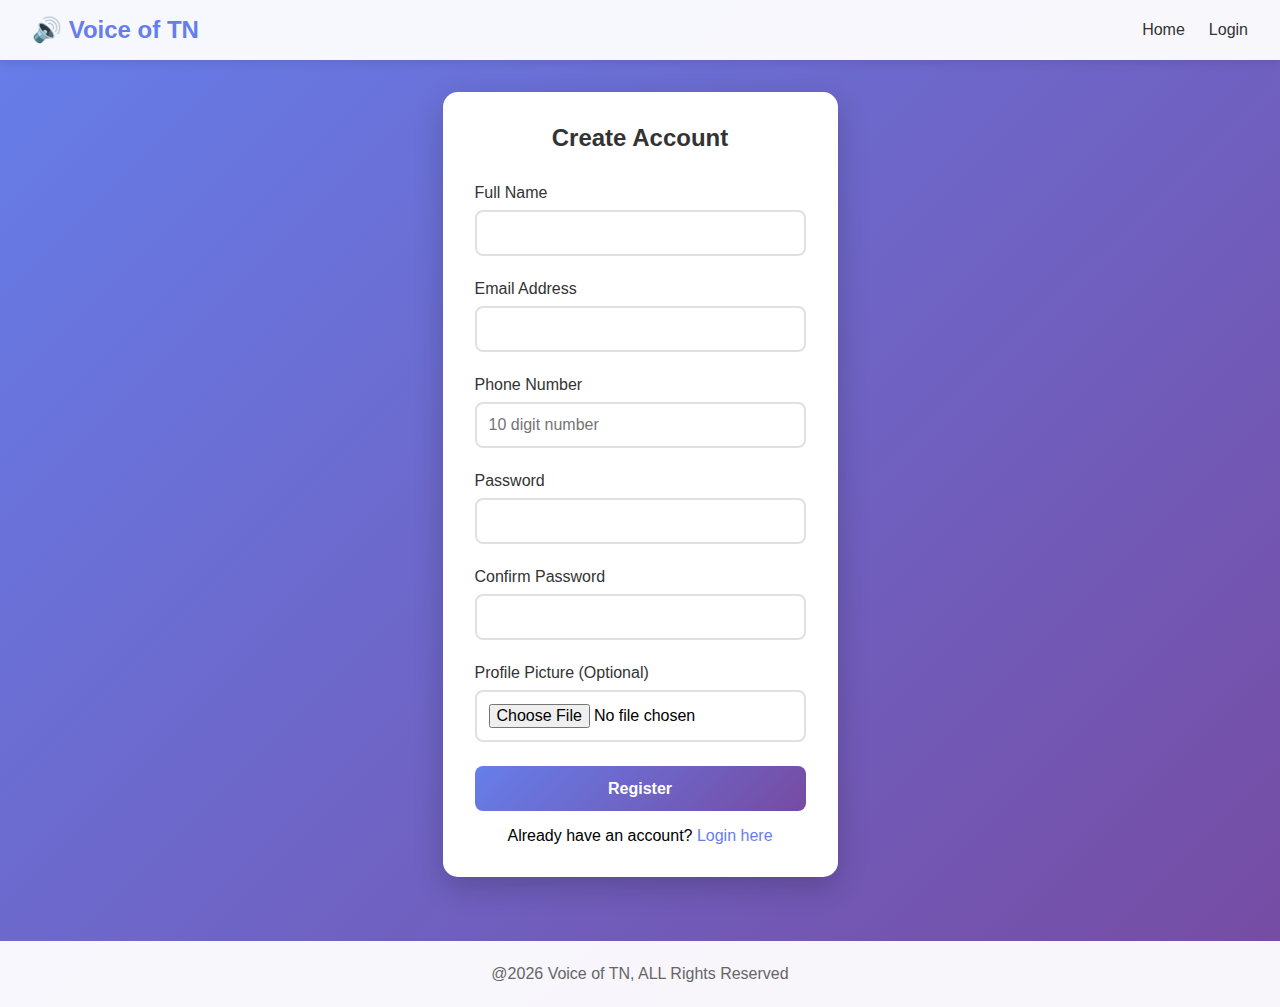
<file: frentend/register.html>
<!DOCTYPE html>
<html lang="en">

<head>
    <meta charset="UTF-8">
    <meta name="viewport" content="width=device-width, initial-scale=1.0">
    <title>Register - Voice of TN</title>
    <link rel="stylesheet" href="../frentend/css/register.css">
</head>

<body>
    <nav class="navbar">
        <div class="logo">🔊 Voice of TN</div>
        <div class="nav-links">
            <a href="../index.html">Home</a>
            <a href="../frentend/login.html">Login</a>
        </div>
    </nav>

    <div class="container">
        <div class="card">
            <h2>Create Account</h2>
            <div class="success-message" id="successMessage"></div>
            <form id="registerForm">
                <div class="form-group">
                    <label>Full Name</label>
                    <input type="text" id="name" required>
                    <div class="error-message" id="nameError"></div>
                </div>
                <div class="form-group">
                    <label>Email Address</label>
                    <input type="email" id="email" required>
                    <div class="error-message" id="emailError"></div>
                </div>
                <div class="form-group">
                    <label>Phone Number</label>
                    <input type="tel" id="phone" pattern="[0-9]{10}" placeholder="10 digit number" required>
                    <div class="error-message" id="phoneError"></div>
                </div>
                <div class="form-group">
                    <label>Password</label>
                    <input type="password" id="password" minlength="6" required>
                    <div class="error-message" id="passwordError"></div>
                </div>
                <div class="form-group">
                    <label>Confirm Password</label>
                    <input type="password" id="confirmPassword" required>
                    <div class="error-message" id="confirmPasswordError"></div>
                </div>
                <div class="form-group">
                    <label>Profile Picture (Optional)</label>
                    <input type="file" id="profilePicture" accept="image/*">
                </div>
                <button type="submit" class="btn btn-primary" id="submitBtn">Register</button>
            </form>
            <p class="text-center">
                Already have an account? <a href="../frentend/login.html">Login here</a>
            </p>
        </div>
    </div>

    <footer>
        @2026 Voice of TN, ALL Rights Reserved
    </footer>

    <script>
        const form = document.getElementById('registerForm');
        const submitBtn = document.getElementById('submitBtn');
        const successMessage = document.getElementById('successMessage');
        const API_BASE_URL = 'http://localhost:8000/api';

        // Clear error message
        function clearError(field) {
            const errorDiv = document.getElementById(field + 'Error');
            if (errorDiv) {
                errorDiv.style.display = 'none';
                errorDiv.textContent = '';
            }
        }

        // Show error message
        function showError(field, message) {
            const errorDiv = document.getElementById(field + 'Error');
            if (errorDiv) {
                errorDiv.textContent = message;
                errorDiv.style.display = 'block';
            }
        }

        // Validate email format
        function isValidEmail(email) {
            const emailRegex = /^[^\s@]+@[^\s@]+\.[^\s@]+$/;
            return emailRegex.test(email);
        }

        // Validate phone number
        function isValidPhone(phone) {
            const phoneRegex = /^[0-9]{10}$/;
            return phoneRegex.test(phone);
        }

        // Clear all errors when user types
        document.querySelectorAll('input').forEach(input => {
            input.addEventListener('input', function () {
                clearError(this.id);
            });
        });

        // Handle form submission
        form.addEventListener('submit', async function (e) {
            e.preventDefault();

            // Clear all previous errors
            document.querySelectorAll('.error-message').forEach(el => el.style.display = 'none');
            successMessage.style.display = 'none';

            // Get form values
            const name = document.getElementById('name').value.trim();
            const email = document.getElementById('email').value.trim();
            const phone = document.getElementById('phone').value.trim();
            const password = document.getElementById('password').value;
            const confirmPassword = document.getElementById('confirmPassword').value;
            const profilePicFile = document.getElementById('profilePicture').files[0];

            let hasError = false;

            // ... (validations remain same)
            if (name.length < 2) { showError('name', 'Name must be at least 2 characters'); hasError = true; }
            if (!isValidEmail(email)) { showError('email', 'Please enter a valid email address'); hasError = true; }
            if (!isValidPhone(phone)) { showError('phone', 'Please enter a valid 10-digit phone number'); hasError = true; }
            if (password.length < 6) { showError('password', 'Password must be at least 6 characters'); hasError = true; }
            if (password !== confirmPassword) { showError('confirmPassword', 'Passwords do not match'); hasError = true; }

            if (hasError) return;

            submitBtn.disabled = true;
            submitBtn.textContent = 'Registering...';

            try {
                // 1. Register User
                const response = await fetch(`${API_BASE_URL}/auth/register`, {
                    method: 'POST',
                    headers: { 'Content-Type': 'application/json' },
                    body: JSON.stringify({ name, email, phone, password })
                });

                if (response.ok) {
                    const userData = await response.json();

                    // 2. If profile pic exists, login first to get token, then upload
                    if (profilePicFile) {
                        try {
                            const loginRes = await fetch(`${API_BASE_URL}/auth/login/json`, {
                                method: 'POST',
                                headers: { 'Content-Type': 'application/json' },
                                body: JSON.stringify({ email: email, password: password })
                            });

                            if (loginRes.ok) {
                                const loginData = await loginRes.json();
                                const formData = new FormData();
                                formData.append('file', profilePicFile);

                                await fetch(`${API_BASE_URL}/auth/upload-profile-picture`, {
                                    method: 'POST',
                                    headers: { 'Authorization': `Bearer ${loginData.access_token}` },
                                    body: formData
                                });
                            }
                        } catch (err) {
                            console.error('Initial login/upload failed', err);
                        }
                    }

                    successMessage.textContent = 'Registration successful! Redirecting to login...';
                    successMessage.style.display = 'block';
                    form.reset();
                    setTimeout(() => window.location.href = './login.html', 2000);
                } else {
                    const data = await response.json();
                    showError('email', data.detail || 'Registration failed');
                }
            } catch (error) {
                console.error('Registration error:', error);
                showError('email', 'Registration failed. Please try again.');
            } finally {
                submitBtn.disabled = false;
                submitBtn.textContent = 'Register';
            }
        });
    </script>
</body>

</html>
</file>
<file: frentend/css/index.css>
/* ========================================
   Voice of TN - Index/Home Page Styles
   index.css - Extends common.css
   ======================================== */

/* Import common styles inheritance */
@import url('./common.css');

/* ========= Hero Section ========= */
.hero {
    text-align: center;
    padding: 5rem 2rem;
    color: white;
    background: linear-gradient(135deg, rgba(102, 126, 234, 0.9) 0%, rgba(118, 75, 162, 0.9) 100%),
        url('https://images.unsplash.com/photo-1517486808906-6ca8b3f04846?ixlib=rb-1.2.1&auto=format&fit=crop&w=1350&q=80');
    background-size: cover;
    background-position: center;
}

.hero h1 {
    font-size: 3rem;
    margin-bottom: 1rem;
    text-shadow: 2px 2px 4px rgba(0, 0, 0, 0.2);
}

.hero p {
    font-size: 1.3rem;
    margin-bottom: 2rem;
    opacity: 0.95;
}

.hero .btn-primary {
    background: white;
    color: var(--primary-color);
    padding: 0.85rem 2rem;
    border-radius: 25px;
}

.hero .btn-primary:hover {
    transform: translateY(-3px);
    box-shadow: 0 10px 20px rgba(0, 0, 0, 0.2);
}

/* ========= Stats Banner ========= */
.complaint-stats-banner {
    background: white;
    padding: 1.5rem;
    border-radius: 12px;
    display: flex;
    justify-content: center;
    align-items: center;
    gap: 2rem;
    margin-top: -3rem;
    box-shadow: 0 10px 20px rgba(0, 0, 0, 0.1);
    position: relative;
    z-index: 10;
}

.stat-item {
    text-align: center;
}

.stat-number {
    font-size: 2rem;
    font-weight: 800;
    color: var(--primary-color);
    display: block;
}

.stat-number.solved {
    color: var(--success-color);
}

.stat-label {
    font-size: 0.8rem;
    color: var(--text-muted);
    text-transform: uppercase;
    font-weight: 600;
}

/* ========= Section Headers ========= */
.section-header {
    text-align: center;
    margin: 4rem 0 2rem;
}

.section-header h2 {
    font-size: 2.2rem;
    color: var(--text-dark);
}

.section-header p {
    color: var(--text-muted);
}

/* ========= User Flow Section ========= */
.user-flow {
    display: flex;
    justify-content: space-between;
    align-items: center;
    gap: 1rem;
    flex-wrap: wrap;
    margin-bottom: 4rem;
}

.flow-step {
    flex: 1;
    min-width: 180px;
    text-align: center;
    padding: 1.5rem;
    background: white;
    border-radius: 12px;
    position: relative;
    transition: all 0.3s;
    box-shadow: 0 4px 10px rgba(0, 0, 0, 0.05);
}

.flow-step:hover {
    transform: translateY(-5px);
    background: linear-gradient(135deg, var(--primary-color) 0%, var(--secondary-color) 100%);
    color: white;
}

.flow-step:hover .flow-icon {
    transform: scale(1.2);
}

.flow-step::after {
    content: '→';
    position: absolute;
    right: -1.5rem;
    top: 50%;
    transform: translateY(-50%);
    font-size: 2rem;
    color: var(--primary-color);
    font-weight: bold;
}

.flow-step:last-child::after {
    display: none;
}

.flow-icon {
    font-size: 2.5rem;
    margin-bottom: 0.75rem;
    transition: transform 0.3s;
}

.flow-step h3 {
    font-size: 1rem;
    margin-bottom: 0.25rem;
}

/* ========= Spinner ========= */
.spinner {
    width: 40px;
    height: 40px;
    border: 4px solid #f3f3f3;
    border-top: 4px solid var(--primary-color);
    border-radius: 50%;
    animation: spin 1s linear infinite;
    margin: 0 auto 1rem;
}

@keyframes spin {
    0% {
        transform: rotate(0deg);
    }

    100% {
        transform: rotate(360deg);
    }
}

.loading-state {
    text-align: center;
    padding: 3rem;
}

/* ========= Responsive ========= */
@media (max-width: 768px) {
    .hero h1 {
        font-size: 2rem;
    }

    .hero p {
        font-size: 1rem;
    }

    .complaint-stats-banner {
        flex-direction: column;
        margin-top: -2rem;
        gap: 1rem;
    }

    .flow-step::after {
        display: none;
    }

    .flow-step {
        min-width: 140px;
    }
}
</file>
<file: frentend/css/style.css>
* {
    margin: 0;
    padding: 0;
    box-sizing: border-box;
}

:root {
    --primary: #FF6B35;
    --secondary: #F7931E;
    --accent: #FDC830;
    --dark: #2C3E50;
    --light: #ECF0F1;
    --success: #27AE60;
    --warning: #E67E22;
    --danger: #E74C3C;
}

body {
    font-family: 'Segoe UI', Tahoma, Geneva, Verdana, sans-serif;
    background: linear-gradient(135deg, #667eea 0%, #764ba2 100%);
    min-height: 100vh;
    color: var(--dark);
}

.navbar {
    background: white;
    padding: 1rem 2rem;
    box-shadow: 0 2px 10px rgba(0,0,0,0.1);
    display: flex;
    justify-content: space-between;
    align-items: center;
}

.logo {
    font-size: 1.8rem;
    font-weight: bold;
    background: linear-gradient(135deg, var(--primary), var(--secondary));
    -webkit-background-clip: text;
    -webkit-text-fill-color: transparent;
}

.nav-links a {
    margin-left: 2rem;
    text-decoration: none;
    color: var(--dark);
    font-weight: 500;
    transition: color 0.3s;
}

.nav-links a:hover {
    color: var(--primary);
}

.container {
    max-width: 1200px;
    margin: 2rem auto;
    padding: 0 1rem;
}

.card {
    background: white;
    border-radius: 15px;
    padding: 2rem;
    box-shadow: 0 10px 30px rgba(0,0,0,0.2);
    margin-bottom: 2rem;
}

.form-group {
    margin-bottom: 1.5rem;
}

.form-group label {
    display: block;
    margin-bottom: 0.5rem;
    font-weight: 600;
    color: var(--dark);
}

.form-group input,
.form-group select,
.form-group textarea {
    width: 100%;
    padding: 0.8rem;
    border: 2px solid #ddd;
    border-radius: 8px;
    font-size: 1rem;
    transition: border-color 0.3s;
}

.form-group input:focus,
.form-group select:focus,
.form-group textarea:focus {
    outline: none;
    border-color: var(--primary);
}

.btn {
    padding: 0.8rem 2rem;
    border: none;
    border-radius: 8px;
    font-size: 1rem;
    font-weight: 600;
    cursor: pointer;
    transition: all 0.3s;
}

.btn-primary {
    background: linear-gradient(135deg, var(--primary), var(--secondary));
    color: white;
}

.btn-primary:hover {
    transform: translateY(-2px);
    box-shadow: 0 5px 15px rgba(255, 107, 53, 0.4);
}

.btn-secondary {
    background: var(--light);
    color: var(--dark);
}

.btn-success {
    background: var(--success);
    color: white;
}

.btn-warning {
    background: var(--warning);
    color: white;
}

.btn-danger {
    background: var(--danger);
    color: white;
}

/* Hero Section */
.hero {
    text-align: center;
    padding: 3rem 0;
    color: white;
}

.hero h1 {
    font-size: 3rem;
    margin-bottom: 1rem;
    text-shadow: 2px 2px 4px rgba(0,0,0,0.3);
}

.hero p {
    font-size: 1.2rem;
    margin-bottom: 2rem;
}

/* Complaints Scroll */
.complaints-scroll {
    overflow: hidden;
    background: white;
    border-radius: 15px;
    padding: 2rem;
    margin: 2rem 0;
}

.scroll-container {
    display: flex;
    animation: scroll 30s linear infinite;
}

.complaint-card {
    min-width: 300px;
    margin-right: 1.5rem;
    padding: 1.5rem;
    border-radius: 10px;
    background: linear-gradient(135deg, #667eea 0%, #764ba2 100%);
    color: white;
    box-shadow: 0 5px 15px rgba(0,0,0,0.2);
}

@keyframes scroll {
    0% { transform: translateX(0); }
    100% { transform: translateX(-50%); }
}

/* Department Grid */
.dept-grid {
    display: grid;
    grid-template-columns: repeat(auto-fit, minmax(300px, 1fr));
    gap: 1.5rem;
    margin-top: 2rem;
}

.dept-card {
    background: white;
    padding: 2rem;
    border-radius: 15px;
    text-align: center;
    cursor: pointer;
    transition: all 0.3s;
    border: 3px solid transparent;
}

.dept-card:hover {
    transform: translateY(-10px);
    border-color: var(--primary);
    box-shadow: 0 10px 30px rgba(255, 107, 53, 0.3);
}

.dept-card h3 {
    color: var(--dark);
    margin-bottom: 0.5rem;
}

/* Status Badge */
.status-badge {
    display: inline-block;
    padding: 0.3rem 1rem;
    border-radius: 20px;
    font-size: 0.9rem;
    font-weight: 600;
}

.status-pending {
    background: var(--warning);
    color: white;
}

.status-in_progress {
    background: #3498db;
    color: white;
}

.status-solved {
    background: var(--success);
    color: white;
}

/* Profile Page */
.profile-header {
    display: flex;
    align-items: center;
    margin-bottom: 2rem;
}

.profile-avatar {
    width: 100px;
    height: 100px;
    border-radius: 50%;
    background: linear-gradient(135deg, var(--primary), var(--secondary));
    display: flex;
    align-items: center;
    justify-content: center;
    font-size: 2.5rem;
    color: white;
    margin-right: 2rem;
}

/* Admin Dashboard */
.stats-grid {
    display: grid;
    grid-template-columns: repeat(auto-fit, minmax(200px, 1fr));
    gap: 1.5rem;
    margin-bottom: 2rem;
}

.stat-card {
    background: white;
    padding: 1.5rem;
    border-radius: 10px;
    text-align: center;
    border-left: 4px solid var(--primary);
}

.stat-card h3 {
    font-size: 2rem;
    color: var(--primary);
}

/* Responsive */
@media (max-width: 768px) {
    .navbar {
        flex-direction: column;
    }
    
    .nav-links {
        margin-top: 1rem;
    }
    
    .nav-links a {
        margin: 0 0.5rem;
    }
    
    .hero h1 {
        font-size: 2rem;
    }
    
    .dept-grid {
        grid-template-columns: 1fr;
    }
}
</file>
<file: frentend/css/admin_login.css>
* {
            margin: 0;
            padding: 0;
            box-sizing: border-box;
        }

        :root {
            --primary: #667eea;
            --secondary: #764ba2;
            --dark: #333;
        }

        body {
            font-family: 'Segoe UI', Tahoma, Geneva, Verdana, sans-serif;
            background: linear-gradient(135deg, #667eea 0%, #764ba2 100%);
            min-height: 100vh;
            display: flex;
            flex-direction: column;
        }

        .navbar {
            background: rgba(255, 255, 255, 0.95);
            padding: 1rem 2rem;
            display: flex;
            justify-content: space-between;
            align-items: center;
            box-shadow: 0 2px 10px rgba(0,0,0,0.1);
        }

        .logo {
            font-size: 1.5rem;
            font-weight: bold;
            color: #667eea;
        }

        .nav-links {
            display: flex;
            gap: 1.5rem;
        }

        .nav-links a {
            text-decoration: none;
            color: #333;
            font-weight: 500;
            transition: color 0.3s;
        }

        .nav-links a:hover {
            color: #667eea;
        }

        .container {
            max-width: 500px;
            margin: 2rem auto;
            padding: 0 1rem;
            flex: 1;
        }

        .card {
            background: white;
            border-radius: 15px;
            padding: 2rem;
            box-shadow: 0 10px 30px rgba(0,0,0,0.2);
        }

        .admin-badge {
            background: linear-gradient(135deg, var(--primary) 0%, var(--secondary) 100%);
            color: white;
            padding: 0.5rem 1rem;
            border-radius: 20px;
            display: inline-block;
            margin-bottom: 1.5rem;
            font-size: 0.9rem;
            font-weight: 600;
        }

        h2 {
            text-align: center;
            margin-bottom: 2rem;
            color: #333;
        }

        .form-group {
            margin-bottom: 1.5rem;
        }

        .form-group label {
            display: block;
            margin-bottom: 0.5rem;
            color: #333;
            font-weight: 500;
        }

        .form-group input {
            width: 100%;
            padding: 0.75rem;
            border: 2px solid #e0e0e0;
            border-radius: 8px;
            font-size: 1rem;
            transition: border-color 0.3s;
        }

        .form-group input:focus {
            outline: none;
            border-color: var(--primary);
        }

        .error-message {
            background: #fee2e2;
            color: #991b1b;
            padding: 0.75rem;
            border-radius: 8px;
            margin-bottom: 1rem;
            display: none;
            text-align: center;
            font-size: 0.9rem;
        }

        .success-message {
            background: #d1fae5;
            color: #065f46;
            padding: 0.75rem;
            border-radius: 8px;
            margin-bottom: 1rem;
            display: none;
            text-align: center;
            font-size: 0.9rem;
        }

        .btn {
            padding: 0.85rem 2rem;
            border: none;
            border-radius: 8px;
            cursor: pointer;
            font-size: 1rem;
            font-weight: 600;
            transition: all 0.3s;
        }

        .btn-primary {
            background: linear-gradient(135deg, var(--primary) 0%, var(--secondary) 100%);
            color: white;
            width: 100%;
        }

        .btn-primary:hover {
            transform: translateY(-2px);
            box-shadow: 0 5px 15px rgba(102, 126, 234, 0.4);
        }

        .btn-primary:disabled {
            background: #ccc;
            cursor: not-allowed;
            transform: none;
        }

        .text-center {
            text-align: center;
            margin-top: 1rem;
        }

        .text-center a {
            color: var(--primary);
            text-decoration: none;
            font-weight: 500;
        }

        .text-center a:hover {
            text-decoration: underline;
        }

        footer {
            background: rgba(255, 255, 255, 0.95);
            text-align: center;
            padding: 1.5rem;
            color: #666;
            margin-top: 2rem;
        }

        .admin-icon {
            text-align: center;
            font-size: 4rem;
            margin-bottom: 1rem;
        }

        @media (max-width: 768px) {
            .navbar {
                padding: 1rem;
            }

            .container {
                margin: 1rem auto;
            }
        }
</file>
<file: frentend/css/admin_dashboard.css>
/* ========================================
   Voice of TN - Admin Dashboard Styles
   admin_dashboard.css - For C-Admin & CM-Admin
   Extends common.css
   ======================================== */

/* Import common styles */
@import url('./common.css');

/* ========= Stats Grid ========= */
.stats-grid {
    display: grid;
    grid-template-columns: repeat(auto-fit, minmax(200px, 1fr));
    gap: 1.5rem;
    margin-bottom: 2rem;
}

.stats-wrapper {
    margin-bottom: 2rem;
    background: transparent;
    box-shadow: none;
    padding: 0;
}

/* ========= Stat Cards ========= */
.stat-card {
    background: white;
    padding: 1.5rem;
    border-radius: 8px;
    text-align: center;
    box-shadow: 0 4px 6px rgba(0, 0, 0, 0.05);
    border-top: 4px solid var(--primary-color);
    transition: transform 0.3s;
}

.stat-card:hover {
    transform: translateY(-5px);
}

.stat-card h3 {
    font-size: 2rem;
    margin-bottom: 0.5rem;
    color: var(--primary-color);
}

.stat-card p {
    color: var(--text-muted);
    font-size: 0.9rem;
    text-transform: uppercase;
    font-weight: 600;
}

.stat-card.warning {
    border-top-color: var(--warning-color);
}

.stat-card.warning h3 {
    color: var(--warning-color);
}

.stat-card.success {
    border-top-color: var(--success-color);
}

.stat-card.success h3 {
    color: var(--success-color);
}

/* ========= Page Header ========= */
.page-header {
    display: flex;
    justify-content: space-between;
    align-items: center;
    margin-bottom: 2rem;
}

.page-header h2 {
    margin: 0;
    text-align: left;
}

/* ========= Filter Bar ========= */
.filter-bar {
    display: flex;
    gap: 1rem;
}

.filter-bar .form-input {
    width: auto;
}

.filter-select-dept {
    width: 250px;
}

.filter-select-status {
    width: 150px;
}

/* ========= Modal ========= */
.modal {
    display: none;
    position: fixed;
    top: 0;
    left: 0;
    width: 100%;
    height: 100%;
    background: rgba(0, 0, 0, 0.6);
    backdrop-filter: blur(4px);
    z-index: 2000;
    justify-content: center;
    align-items: center;
    padding: 1rem;
}

.modal-content {
    background: white;
    padding: 2.5rem;
    border-radius: 12px;
    width: 100%;
    max-width: 600px;
    box-shadow: 0 20px 40px rgba(0, 0, 0, 0.2);
    animation: modalSlideIn 0.3s ease-out;
}

@keyframes modalSlideIn {
    from {
        opacity: 0;
        transform: translateY(-30px);
    }

    to {
        opacity: 1;
        transform: translateY(0);
    }
}

.modal-title {
    margin-bottom: 0.5rem;
}

.modal-case-id {
    color: var(--primary-color);
    font-weight: 800;
    margin-bottom: 1.5rem;
}

.modal-form-group {
    margin-bottom: 1.5rem;
}

.modal-form-group label {
    display: block;
    font-weight: 700;
    margin-bottom: 0.5rem;
}

.modal-note {
    color: #666;
    display: block;
    margin-top: 0.5rem;
    font-size: 0.85rem;
}

.modal-actions {
    display: flex;
    gap: 1rem;
    justify-content: flex-end;
}

.modal-btn {
    padding: 0.75rem 1.5rem;
    border: none;
    cursor: pointer;
    border-radius: 6px;
    font-weight: 600;
}

.modal-btn-cancel {
    background: #eee;
}

.modal-btn-primary {
    background: var(--primary-color);
    color: white;
}

.modal-btn-success {
    background: var(--success-color);
    color: white;
}

/* ========= C-Admin Response Box ========= */
.cadmin-findings-box {
    background: #f8f9fa;
    border-left: 4px solid var(--warning-color);
    padding: 1rem;
    margin-bottom: 1.5rem;
    border-radius: 0 4px 4px 0;
}

.cadmin-findings-title {
    font-size: 0.8rem;
    text-transform: uppercase;
    color: var(--text-muted);
    margin-bottom: 0.5rem;
}

.cadmin-findings-text {
    font-size: 0.95rem;
    color: #444;
}

/* ========= Action Buttons in Cards ========= */
.update-btn {
    padding: 0.75rem 2rem;
    border: none;
    cursor: pointer;
    border-radius: 6px;
    font-weight: 700;
    background: linear-gradient(135deg, var(--primary-color) 0%, var(--secondary-color) 100%);
    color: white;
}

.update-btn:hover {
    transform: translateY(-2px);
    box-shadow: 0 6px 15px rgba(102, 126, 234, 0.4);
}

.resolve-btn {
    background: var(--success-color);
}

.resolve-btn:hover {
    box-shadow: 0 6px 15px rgba(46, 204, 113, 0.4);
}

/* ========= Responsive ========= */
@media (max-width: 768px) {
    .page-header {
        flex-direction: column;
        align-items: flex-start;
        gap: 1rem;
    }

    .filter-bar {
        flex-direction: column;
        width: 100%;
    }

    .filter-bar .form-input {
        width: 100%;
    }

    .stats-grid {
        grid-template-columns: repeat(2, 1fr);
    }
}
</file>
<file: frentend/css/complaints_view.css>
/* ========================================
   Voice of TN - Public Complaints View
   complaints_view.css - Extends common.css
   ======================================== */

/* Import common styles */
@import url('./common.css');

/* ========= Page Header ========= */
.page-title {
    text-align: center;
    margin-top: 3rem;
}

.page-title h1 {
    font-size: 2rem;
    color: var(--text-dark);
    margin-bottom: 0.5rem;
}

.page-subtitle {
    color: var(--text-muted);
}

/* ========= Filter Bar ========= */
.filter-bar {
    background: white;
    padding: 1.5rem;
    border-radius: 8px;
    box-shadow: 0 4px 10px rgba(0, 0, 0, 0.05);
    margin: 2rem auto;
    max-width: 900px;
    display: flex;
    gap: 1.5rem;
    align-items: center;
}

.filter-section {
    flex: 1;
}

.record-count-section {
    text-align: right;
}

.record-count {
    font-size: 1.5rem;
    font-weight: 800;
    color: var(--primary-color);
}

/* ========= Container Override ========= */
.public-records-container {
    max-width: 900px;
}

/* ========= Responsive ========= */
@media (max-width: 768px) {
    .filter-bar {
        flex-direction: column;
        text-align: center;
    }

    .record-count-section {
        text-align: center;
    }
}

/* ========= Extended UI Elements (Shared in common.css) ========= */

/* ========= Detailed Modal (Shared in common.css) ========= */
</file>
<file: frentend/css/departments.css>
* {
     margin: 0;
     padding: 0;
     box-sizing: border-box;
 }

 :root {
     --primary: #FF6B35;
     --secondary: #F7931E;
     --accent: #FDC830;
     --dark: #2C3E50;
     --light: #ECF0F1;
     --success: #27AE60;
     --warning: #E67E22;
     --danger: #E74C3C;
 }

 body {
     font-family: 'Segoe UI', Tahoma, Geneva, Verdana, sans-serif;
     background: linear-gradient(135deg, #667eea 0%, #764ba2 100%);
     min-height: 100vh;
     color: var(--dark);
 }

 .navbar {
     background: white;
     padding: 1rem 2rem;
     box-shadow: 0 2px 10px rgba(0, 0, 0, 0.1);
     display: flex;
     justify-content: space-between;
     align-items: center;
 }

 .logo {
     font-size: 1.8rem;
     font-weight: bold;
     background: linear-gradient(135deg, var(--primary), var(--secondary));
     -webkit-background-clip: text;
     background-clip: text;
     -webkit-text-fill-color: transparent;
 }

 .nav-links a {
     margin-left: 2rem;
     text-decoration: none;
     color: var(--dark);
     font-weight: 500;
     transition: color 0.3s;
 }

 .nav-links a:hover {
     color: var(--primary);
 }

 .container {
     max-width: 1200px;
     margin: 2rem auto;
     padding: 0 2rem;
 }

 .card {
     background: white;
     padding: 2rem;
     border-radius: 12px;
     box-shadow: 0 10px 30px rgba(0, 0, 0, 0.1);
 }

 .card h2 {
     text-align: center;
     margin-bottom: 1rem;
 }

 .card-subtitle {
     text-align: center;
     color: #666;
     margin-bottom: 2rem;
 }

 .dept-icon {
     font-size: 48px;
     margin-bottom: 15px;
 }

 .dept-grid {
     display: grid;
     grid-template-columns: repeat(auto-fit, minmax(350px, 1fr));
     gap: 50px;
     padding: 60px;
 }

 .dept-card {
     background: white;
     border-radius: 12px;
     padding: 20px;
     box-shadow: 0 4px 6px rgba(0, 0, 0, 0.1);
     border: 1px solid #e2e8f0;
     transition: transform 0.2s, box-shadow 0.2s;
     text-align: center;
 }

 .dept-card:hover {
     transform: translateY(-4px);
     box-shadow: 0 8px 15px rgba(0, 0, 0, 0.15);
 }

 .dept-card img {
     width: 64px;
     height: 64px;
     margin: 0 auto 15px;
     display: block;
     border-radius: 8px;
     background: linear-gradient(135deg, #667eea 0%, #764ba2 100%);
     padding: 12px;
 }

 .dept-card h3 {
     color: #2d3748;
     margin: 0 0 10px 0;
     font-size: 18px;
     font-weight: 600;
     line-height: 1.4;
 }

 .dept-card p {
     color: #718096;
     margin: 0 0 15px 0;
     font-size: 14px;
     line-height: 1.5;
 }

 .dept-card small {
     color: #a0aec0;
     font-size: 12px;
     margin-bottom: 15px;
     display: block;
 }

 .dept-card button {
     background: linear-gradient(135deg, #667eea 0%, #764ba2 100%);
     color: white;
     border: none;
     padding: 10px 20px;
     border-radius: 6px;
     font-size: 14px;
     font-weight: 500;
     cursor: pointer;
     transition: all 0.2s;
     width: 100%;
     margin-top: 10px;
 }

 .dept-card button:hover {
     background: linear-gradient(135deg, #5a67d8 0%, #6b46c1 100%);
     transform: translateY(-1px);
 }

 .search-container {
     text-align: center;
     margin-bottom: 30px;
 }

 .search-input {
     padding: 12px 20px;
     border: 2px solid #e2e8f0;
     border-radius: 8px;
     font-size: 16px;
     width: 300px;
     max-width: 90%;
     margin-bottom: 20px;
 }

 .search-input:focus {
     outline: none;
     border-color: #667eea;
 }

 /* Modal Styles */
 .modal {
     display: none;
     position: fixed;
     z-index: 1000;
     left: 0;
     top: 0;
     width: 100%;
     height: 100%;
     background-color: rgba(0, 0, 0, 0.5);
     backdrop-filter: blur(3px);
 }

 .modal-content {
     background-color: white;
     margin: 2% auto;
     padding: 0;
     border-radius: 12px;
     width: 95%;
     max-width: 900px;
     max-height: 95vh;
     overflow-y: auto;
     box-shadow: 0 20px 25px -5px rgba(0, 0, 0, 0.1);
 }

 .modal-header {
     padding: 20px 30px;
     border-bottom: 1px solid #e2e8f0;
     background: linear-gradient(135deg, #667eea 0%, #764ba2 100%);
     color: white;
     border-radius: 12px 12px 0 0;
 }

 .modal-header h2 {
     margin: 0;
     font-size: 24px;
 }

 .close {
     color: white;
     float: right;
     font-size: 28px;
     font-weight: bold;
     cursor: pointer;
     line-height: 1;
 }

 .close:hover {
     opacity: 0.8;
 }

 .modal-body {
     padding: 30px;
 }

 footer {
     text-align: center;
     padding: 1rem 0;
     background: #f8f9fa;
     color: #127ad4;
     margin-top: 2rem;
 }
</file>
<file: frentend/css/login.css>
* {
            margin: 0;
            padding: 0;
            box-sizing: border-box;
        }

        :root {
            --primary: #667eea;
            --secondary: #764ba2;
            --dark: #333;
        }

        body {
            font-family: 'Segoe UI', Tahoma, Geneva, Verdana, sans-serif;
            background: linear-gradient(135deg, #667eea 0%, #764ba2 100%);
            min-height: 100vh;
            display: flex;
            flex-direction: column;
        }

        .navbar {
            background: rgba(255, 255, 255, 0.95);
            padding: 1rem 2rem;
            display: flex;
            justify-content: space-between;
            align-items: center;
            box-shadow: 0 2px 10px rgba(0,0,0,0.1);
        }

        .logo {
            font-size: 1.5rem;
            font-weight: bold;
            color: #667eea;
        }

        .nav-links {
            display: flex;
            gap: 1.5rem;
        }

        .nav-links a {
            text-decoration: none;
            color: #333;
            font-weight: 500;
            transition: color 0.3s;
        }

        .nav-links a:hover {
            color: #667eea;
        }

        .container {
            max-width: 500px;
            margin: 2rem auto;
            padding: 0 1rem;
            flex: 1;
        }

        .card {
            background: white;
            border-radius: 15px;
            padding: 2rem;
            box-shadow: 0 10px 30px rgba(0,0,0,0.2);
        }

        h2 {
            text-align: center;
            margin-bottom: 2rem;
            color: #333;
        }

        .form-group {
            margin-bottom: 1.5rem;
        }

        .form-group label {
            display: block;
            margin-bottom: 0.5rem;
            color: #333;
            font-weight: 500;
        }

        .form-group input {
            width: 100%;
            padding: 0.75rem;
            border: 2px solid #e0e0e0;
            border-radius: 8px;
            font-size: 1rem;
            transition: border-color 0.3s;
        }

        .form-group input:focus {
            outline: none;
            border-color: var(--primary);
        }

        .error-message {
            background: #fee2e2;
            color: #991b1b;
            padding: 0.75rem;
            border-radius: 8px;
            margin-bottom: 1rem;
            display: none;
            text-align: center;
            font-size: 0.9rem;
        }

        .success-message {
            background: #d1fae5;
            color: #065f46;
            padding: 0.75rem;
            border-radius: 8px;
            margin-bottom: 1rem;
            display: none;
            text-align: center;
            font-size: 0.9rem;
        }

        .btn {
            padding: 0.85rem 2rem;
            border: none;
            border-radius: 8px;
            cursor: pointer;
            font-size: 1rem;
            font-weight: 600;
            transition: all 0.3s;
        }

        .btn-primary {
            background: linear-gradient(135deg, var(--primary) 0%, var(--secondary) 100%);
            color: white;
            width: 100%;
        }

        .btn-primary:hover {
            transform: translateY(-2px);
            box-shadow: 0 5px 15px rgba(102, 126, 234, 0.4);
        }

        .btn-primary:disabled {
            background: #ccc;
            cursor: not-allowed;
            transform: none;
        }

        .text-center {
            text-align: center;
            margin-top: 1rem;
        }

        .text-center a {
            color: var(--primary);
            text-decoration: none;
            font-weight: 500;
        }

        .text-center a:hover {
            text-decoration: underline;
        }

        .admin-link a {
            color: var(--dark);
        }

        footer {
            background: rgba(255, 255, 255, 0.95);
            text-align: center;
            padding: 1.5rem;
            color: #666;
            margin-top: 2rem;
        }

        @media (max-width: 768px) {
            .navbar {
                padding: 1rem;
            }

            .container {
                margin: 1rem auto;
            }
        }
</file>
<file: frentend/css/profile.css>
@import url('https://fonts.googleapis.com/css2?family=Outfit:wght@300;400;500;600;700&display=swap');

* {
    margin: 0;
    padding: 0;
    box-sizing: border-box;
}

:root {
    --primary: #0095f6;
    --primary-dark: #00376b;
    --primary-light: #4db5ff;
    --bg-light: #fafafa;
    --bg-white: #ffffff;
    --text-main: #262626;
    --text-secondary: #8e8e8e;
    --border: #dbdbdb;
    --success: #00c851;
    --error: #ed4956;
    --warning: #fbd334;
    --shadow-sm: 0 2px 8px rgba(0, 0, 0, 0.08);
    --shadow-md: 0 4px 16px rgba(0, 0, 0, 0.12);
    --shadow-lg: 0 8px 24px rgba(0, 0, 0, 0.15);
    --radius-sm: 4px;
    --radius-md: 8px;
    --radius-lg: 12px;
    --radius-full: 50%;
    --transition: all 0.3s cubic-bezier(0.4, 0, 0.2, 1);
}

body {
    font-family: 'Outfit', -apple-system, BlinkMacSystemFont, "Segoe UI", Roboto, Helvetica, Arial, sans-serif;
    background: linear-gradient(135deg, #667eea 0%, #764ba2 100%);
    color: var(--text-main);
    line-height: 1.6;
    -webkit-font-smoothing: antialiased;
    min-height: 100vh;
}

/* ========== NAVBAR ========== */
.navbar {
    background: var(--bg-white);
    padding: 1rem 0;
    position: sticky;
    top: 0;
    z-index: 1000;
    border-bottom: 1px solid var(--border);
    box-shadow: var(--shadow-sm);
    backdrop-filter: blur(10px);
    background: rgba(255, 255, 255, 0.95);
}

.nav-content {
    max-width: 1200px;
    margin: 0 auto;
    display: flex;
    justify-content: space-between;
    align-items: center;
    padding: 0 2rem;
}

.logo {
    font-size: 1.75rem;
    font-weight: 700;
    color: var(--text-main);
    text-decoration: none;
    letter-spacing: -0.5px;
    transition: var(--transition);
    display: flex;
    align-items: center;
    gap: 0.5rem;
}

.logo:hover {
    transform: translateY(-2px);
    color: var(--primary);
}

.nav-links {
    display: flex;
    gap: 2rem;
    align-items: center;
}

.nav-links a {
    text-decoration: none;
    color: var(--text-main);
    font-weight: 500;
    font-size: 1rem;
    transition: var(--transition);
    cursor: pointer;
    position: relative;
    padding: 0.5rem 0;
}

.nav-links a::after {
    content: '';
    position: absolute;
    bottom: 0;
    left: 0;
    width: 0;
    height: 2px;
    background: var(--primary);
    transition: var(--transition);
}

.nav-links a:hover::after {
    width: 100%;
}

.nav-links a:hover {
    color: var(--primary);
}

/* ========== CONTAINER ========== */
.container {
    max-width: 1200px;
    margin: 2.5rem auto;
    padding: 0 2rem;
    animation: fadeIn 0.6s ease-out;
}

@keyframes fadeIn {
    from {
        opacity: 0;
        transform: translateY(20px);
    }

    to {
        opacity: 1;
        transform: translateY(0);
    }
}

/* ========== PROFILE HEADER ========== */
.profile-header-new {
    background: var(--bg-white);
    padding: 3rem;
    border-radius: var(--radius-lg);
    box-shadow: var(--shadow-md);
    display: flex;
    gap: 3rem;
    margin-bottom: 2.5rem;
    transition: var(--transition);
}

.profile-header-new:hover {
    box-shadow: var(--shadow-lg);
}

.avatar-section {
    flex: 0 0 200px;
    display: flex;
    justify-content: center;
    align-items: center;
}

.avatar-container {
    width: 180px;
    height: 180px;
    background: linear-gradient(135deg, #f0f0f0 0%, #e0e0e0 100%);
    border-radius: var(--radius-full);
    overflow: hidden;
    cursor: pointer;
    position: relative;
    border: 4px solid var(--bg-white);
    box-shadow: var(--shadow-md);
    transition: var(--transition);
}

.avatar-container:hover {
    transform: scale(1.05);
    box-shadow: 0 8px 32px rgba(0, 149, 246, 0.3);
    border-color: var(--primary-light);
}

.avatar-container::before {
    content: '📷';
    position: absolute;
    bottom: 10px;
    right: 10px;
    background: var(--primary);
    color: white;
    width: 40px;
    height: 40px;
    border-radius: var(--radius-full);
    display: flex;
    align-items: center;
    justify-content: center;
    font-size: 1.2rem;
    opacity: 0;
    transition: var(--transition);
    z-index: 10;
}

.avatar-container:hover::before {
    opacity: 1;
}

.avatar-container img {
    width: 100%;
    height: 100%;
    object-fit: cover;
    transition: var(--transition);
}

.avatar-container:hover img {
    filter: brightness(0.9);
}

.avatar-placeholder {
    width: 100%;
    height: 100%;
    display: flex;
    align-items: center;
    justify-content: center;
    font-size: 4rem;
    font-weight: 700;
    color: var(--text-secondary);
    background: linear-gradient(135deg, #e3f2fd 0%, #bbdefb 100%);
}

/* ========== INFO SECTION ========== */
.info-section {
    flex: 1;
    display: flex;
    flex-direction: column;
    justify-content: center;
}

.info-header {
    display: flex;
    align-items: center;
    gap: 1.5rem;
    margin-bottom: 1.5rem;
    flex-wrap: wrap;
}

.username {
    font-size: 2rem;
    font-weight: 300;
    letter-spacing: -0.5px;
    background: linear-gradient(135deg, var(--primary) 0%, var(--primary-dark) 100%);
    -webkit-background-clip: text;
    -webkit-text-fill-color: transparent;
    background-clip: text;
}

.btn-edit {
    background: var(--bg-white);
    border: 2px solid var(--border);
    padding: 0.6rem 1.2rem;
    border-radius: var(--radius-md);
    font-size: 0.9rem;
    font-weight: 600;
    cursor: pointer;
    transition: var(--transition);
    box-shadow: var(--shadow-sm);
}

.btn-edit:hover {
    background: var(--primary);
    color: white;
    border-color: var(--primary);
    transform: translateY(-2px);
    box-shadow: var(--shadow-md);
}

/* ========== STATS ========== */
.stats {
    display: flex;
    gap: 3rem;
    margin-bottom: 1.5rem;
    padding: 1rem 0;
}

.stat-item {
    font-size: 1rem;
    color: var(--text-secondary);
    transition: var(--transition);
    cursor: default;
}

.stat-item:hover {
    color: var(--primary);
    transform: translateY(-2px);
}

.stat-item b {
    font-weight: 700;
    font-size: 1.3rem;
    color: var(--text-main);
    display: block;
    margin-bottom: 0.2rem;
}

/* ========== BIO SECTION ========== */
.bio-section h1 {
    font-size: 1.1rem;
    font-weight: 700;
    margin-bottom: 0.5rem;
    color: var(--text-main);
}

.bio-text {
    font-size: 1rem;
    color: var(--text-secondary);
    margin-bottom: 0.5rem;
}

.bio-details {
    font-size: 0.9rem;
    color: var(--text-secondary);
    font-style: italic;
}

/* ========== TABS ========== */
.tabs {
    background: var(--bg-white);
    border-radius: var(--radius-lg) var(--radius-lg) 0 0;
    box-shadow: var(--shadow-sm);
    display: flex;
    justify-content: center;
    gap: 4rem;
    padding: 0 2rem;
}

.tab-btn {
    background: transparent;
    border: none;
    border-bottom: 3px solid transparent;
    padding: 1.2rem 0;
    font-size: 0.85rem;
    font-weight: 700;
    letter-spacing: 1.5px;
    text-transform: uppercase;
    color: var(--text-secondary);
    cursor: pointer;
    display: flex;
    align-items: center;
    gap: 0.5rem;
    transition: var(--transition);
    position: relative;
}

.tab-btn span {
    font-size: 1.2rem;
    transition: var(--transition);
}

.tab-btn:hover {
    color: var(--primary);
}

.tab-btn:hover span {
    transform: scale(1.2);
}

.tab-btn.active {
    color: var(--text-main);
    border-bottom-color: var(--primary);
}

.tab-btn.active span {
    filter: drop-shadow(0 2px 4px rgba(0, 149, 246, 0.3));
}

/* ========== CONTENT SECTIONS ========== */
#complaintsSection,
#aboutSection {
    background: var(--bg-white);
    border-radius: 0 0 var(--radius-lg) var(--radius-lg);
    padding: 2rem;
    box-shadow: var(--shadow-md);
    min-height: 400px;
}

/* ========== COMPLAINT GRID ========== */
.complaint-grid {
    display: grid;
    grid-template-columns: repeat(auto-fill, minmax(300px, 1fr));
    gap: 2rem;
    margin-top: 1.5rem;
}

.complaint-thumbnail {
    aspect-ratio: 1/1;
    background: linear-gradient(135deg, #f5f5f5 0%, #e0e0e0 100%);
    position: relative;
    cursor: pointer;
    border-radius: var(--radius-md);
    overflow: hidden;
    box-shadow: var(--shadow-sm);
    transition: var(--transition);
}

.complaint-thumbnail:hover {
    transform: translateY(-8px) scale(1.02);
    box-shadow: var(--shadow-lg);
}

.complaint-thumbnail img {
    width: 100%;
    height: 100%;
    object-fit: cover;
    transition: var(--transition);
}

.complaint-thumbnail:hover img {
    filter: brightness(0.7);
    transform: scale(1.1);
}

.complaint-overlay {
    position: absolute;
    top: 0;
    left: 0;
    width: 100%;
    height: 100%;
    background: linear-gradient(to top, rgba(0, 0, 0, 0.8) 0%, transparent 60%);
    display: flex;
    align-items: flex-end;
    justify-content: center;
    padding: 1.5rem;
    opacity: 0;
    transition: var(--transition);
    color: white;
    font-weight: 600;
    font-size: 1.1rem;
    text-align: center;
}

.complaint-thumbnail:hover .complaint-overlay {
    opacity: 1;
}

/* ========== STATUS BADGES ========== */
.status-badge {
    position: absolute;
    top: 12px;
    right: 12px;
    padding: 0.5rem 1rem;
    border-radius: var(--radius-md);
    font-size: 0.75rem;
    text-transform: uppercase;
    font-weight: 700;
    letter-spacing: 0.5px;
    box-shadow: var(--shadow-md);
    transition: var(--transition);
    z-index: 10;
}

.status-badge:hover {
    transform: scale(1.1);
}

.badge-pending {
    background: linear-gradient(135deg, #ffd54f 0%, #ffb300 100%);
    color: #000;
}

.badge-in-progress,
.badge-in_progress {
    background: linear-gradient(135deg, #42a5f5 0%, #1976d2 100%);
    color: #fff;
}

.badge-resolved,
.badge-solved {
    background: linear-gradient(135deg, #66bb6a 0%, #388e3c 100%);
    color: #fff;
}

/* ========== MODALS ========== */
.modal-overlay {
    position: fixed;
    top: 0;
    left: 0;
    width: 100%;
    height: 100%;
    background: rgba(0, 0, 0, 0.7);
    display: none;
    align-items: center;
    justify-content: center;
    z-index: 2000;
    backdrop-filter: blur(5px);
    animation: fadeIn 0.3s ease-out;
}

.modal-content {
    background: var(--bg-white);
    width: 90%;
    max-width: 600px;
    border-radius: var(--radius-lg);
    overflow: hidden;
    position: relative;
    animation: slideUp 0.4s cubic-bezier(0.4, 0, 0.2, 1);
    box-shadow: 0 20px 60px rgba(0, 0, 0, 0.3);
}

@keyframes slideUp {
    from {
        transform: translateY(100px) scale(0.95);
        opacity: 0;
    }

    to {
        transform: translateY(0) scale(1);
        opacity: 1;
    }
}

.modal-header {
    padding: 1.5rem 2rem;
    border-bottom: 2px solid var(--border);
    display: flex;
    justify-content: space-between;
    align-items: center;
    background: linear-gradient(135deg, #fafafa 0%, #f0f0f0 100%);
}

.modal-header h2 {
    font-size: 1.3rem;
    font-weight: 700;
    color: var(--text-main);
}

.modal-close {
    cursor: pointer;
    font-size: 2rem;
    background: none;
    border: none;
    color: var(--text-secondary);
    transition: var(--transition);
    width: 40px;
    height: 40px;
    border-radius: var(--radius-full);
    display: flex;
    align-items: center;
    justify-content: center;
}

.modal-close:hover {
    background: var(--error);
    color: white;
    transform: rotate(90deg);
}

.modal-body {
    padding: 2rem;
    max-height: 70vh;
    overflow-y: auto;
}

.modal-body::-webkit-scrollbar {
    width: 8px;
}

.modal-body::-webkit-scrollbar-track {
    background: var(--bg-light);
}

.modal-body::-webkit-scrollbar-thumb {
    background: var(--border);
    border-radius: var(--radius-md);
}

.modal-body::-webkit-scrollbar-thumb:hover {
    background: var(--primary);
}

/* ========== FORM STYLES ========== */
.form-group {
    margin-bottom: 1.5rem;
}

.form-group label {
    display: block;
    font-size: 0.9rem;
    font-weight: 600;
    margin-bottom: 0.5rem;
    color: var(--text-main);
}

.form-input {
    width: 100%;
    padding: 0.8rem 1rem;
    border: 2px solid var(--border);
    border-radius: var(--radius-md);
    font-size: 1rem;
    font-family: inherit;
    transition: var(--transition);
    background: var(--bg-white);
}

.form-input:focus {
    outline: none;
    border-color: var(--primary);
    box-shadow: 0 0 0 3px rgba(0, 149, 246, 0.1);
}

.form-input:hover {
    border-color: var(--primary-light);
}

.form-footer {
    padding: 1.5rem 2rem;
    border-top: 2px solid var(--border);
    display: flex;
    justify-content: flex-end;
    gap: 1rem;
    background: var(--bg-light);
}

.btn-primary {
    background: linear-gradient(135deg, var(--primary) 0%, var(--primary-dark) 100%);
    color: white;
    padding: 0.8rem 2rem;
    border-radius: var(--radius-md);
    border: none;
    font-weight: 700;
    cursor: pointer;
    transition: var(--transition);
    box-shadow: var(--shadow-md);
    font-size: 1rem;
}

.btn-primary:hover {
    transform: translateY(-2px);
    box-shadow: 0 8px 24px rgba(0, 149, 246, 0.4);
}

.btn-primary:active {
    transform: translateY(0);
}

.btn-ghost {
    background: transparent;
    color: var(--text-main);
    padding: 0.8rem 2rem;
    border-radius: var(--radius-md);
    border: 2px solid var(--border);
    font-weight: 700;
    cursor: pointer;
    transition: var(--transition);
    font-size: 1rem;
}

.btn-ghost:hover {
    background: var(--bg-light);
    border-color: var(--text-main);
}

/* ========== TOAST ========== */
.toast-container {
    position: fixed;
    bottom: 2rem;
    right: 2rem;
    z-index: 3000;
}

.toast {
    background: linear-gradient(135deg, #2c3e50 0%, #34495e 100%);
    color: white;
    padding: 1rem 1.5rem;
    border-radius: var(--radius-md);
    margin-top: 1rem;
    box-shadow: 0 8px 32px rgba(0, 0, 0, 0.4);
    animation: slideInRight 0.4s cubic-bezier(0.4, 0, 0.2, 1),
        slideOutRight 0.4s cubic-bezier(0.4, 0, 0.2, 1) 2.6s;
    font-weight: 500;
    min-width: 300px;
}

@keyframes slideInRight {
    from {
        opacity: 0;
        transform: translateX(100px);
    }

    to {
        opacity: 1;
        transform: translateX(0);
    }
}

@keyframes slideOutRight {
    from {
        opacity: 1;
        transform: translateX(0);
    }

    to {
        opacity: 0;
        transform: translateX(100px);
    }
}

/* ========== INFO LIST ========== */
.info-list {
    list-style: none;
}

.info-list li {
    padding: 1.2rem 0;
    border-bottom: 1px solid var(--border);
    display: flex;
    justify-content: space-between;
    align-items: center;
    transition: var(--transition);
}

.info-list li:hover {
    padding-left: 1rem;
    background: var(--bg-light);
}

.info-list li:first-child {
    border-top: 1px solid var(--border);
}

.info-list li span:first-child {
    font-weight: 700;
    color: var(--text-secondary);
    text-transform: uppercase;
    font-size: 0.85rem;
    letter-spacing: 0.5px;
}

.info-list li span:last-child {
    color: var(--text-main);
    font-weight: 500;
}

/* ========== LOADER ========== */
.loader {
    width: 50px;
    height: 50px;
    border: 5px solid var(--border);
    border-top: 5px solid var(--primary);
    border-radius: var(--radius-full);
    animation: spin 1s linear infinite;
    margin: 3rem auto;
}

@keyframes spin {
    0% {
        transform: rotate(0deg);
    }

    100% {
        transform: rotate(360deg);
    }
}

/* ========== FOOTER ========== */
footer {
    text-align: center;
    padding: 2rem;
    color: var(--text-secondary);
    font-size: 0.9rem;
    margin-top: 3rem;
    background: var(--bg-white);
    border-top: 1px solid var(--border);
}

/* ========== RESPONSIVE ========== */
@media (max-width: 1024px) {
    .container {
        padding: 0 1.5rem;
    }

    .complaint-grid {
        grid-template-columns: repeat(auto-fill, minmax(250px, 1fr));
        gap: 1.5rem;
    }
}

@media (max-width: 768px) {
    .profile-header-new {
        flex-direction: column;
        align-items: center;
        text-align: center;
        padding: 2rem;
        gap: 2rem;
    }

    .avatar-section {
        flex: none;
    }

    .info-header {
        flex-direction: column;
        gap: 1rem;
    }

    .stats {
        justify-content: center;
        gap: 2rem;
        flex-wrap: wrap;
    }

    .complaint-grid {
        grid-template-columns: repeat(2, 1fr);
        gap: 1rem;
    }

    .tabs {
        gap: 1.5rem;
        padding: 0 1rem;
    }

    .modal-content {
        width: 95%;
        max-height: 90vh;
    }

    .nav-content {
        padding: 0 1rem;
    }

    .nav-links {
        gap: 1rem;
    }
}

@media (max-width: 480px) {
    .username {
        font-size: 1.5rem;
    }

    .complaint-grid {
        grid-template-columns: 1fr;
    }

    .avatar-container {
        width: 150px;
        height: 150px;
    }

    .logo {
        font-size: 1.3rem;
    }
}

/* ========== PROFILE CARD (New Simplified Layout) ========== */
.profile-card {
    background: white;
    padding: 2rem;
    border-radius: 12px;
    box-shadow: 0 10px 30px rgba(0, 0, 0, 0.05);
    margin-bottom: 2rem;
    display: flex;
    gap: 2rem;
    align-items: center;
}

.profile-img {
    width: 120px;
    height: 120px;
    border-radius: 50%;
    object-fit: cover;
    border: 4px solid var(--primary);
}

.profile-info {
    flex: 1;
}

.profile-info h1 {
    margin: 0;
    font-size: 2rem;
}

.profile-info p {
    color: var(--text-secondary);
    margin-bottom: 1rem;
}

.profile-stats {
    display: flex;
    gap: 2rem;
    margin-top: 1rem;
}

.p-stat {
    text-align: center;
}

.p-stat b {
    font-size: 1.5rem;
    color: var(--primary);
    display: block;
}

.p-stat span {
    font-size: 0.8rem;
    text-transform: uppercase;
    color: var(--text-secondary);
    font-weight: 700;
}

.p-stat.warning b {
    color: var(--warning);
}

.p-stat.success b {
    color: var(--success);
}

/* ========== TAB NAVIGATION (Simple) ========== */
.tab-nav {
    display: flex;
    gap: 1rem;
    border-bottom: 2px solid #eee;
    margin-bottom: 2rem;
}

.tab-link {
    padding: 1rem 2rem;
    cursor: pointer;
    font-weight: 700;
    color: var(--text-secondary);
    border-bottom: 3px solid transparent;
    transition: all 0.3s;
}

.tab-link:hover {
    color: var(--primary);
}

.tab-link.active {
    color: var(--primary);
    border-bottom-color: var(--primary);
}

/* ========== INITIALS CIRCLE ========== */
.initials-circle {
    width: 120px;
    height: 120px;
    border-radius: 50%;
    background: linear-gradient(135deg, var(--primary) 0%, #764ba2 100%);
    color: white;
    display: flex;
    justify-content: center;
    align-items: center;
    font-size: 3rem;
    font-weight: bold;
}

/* ========== WAITING MESSAGE ========== */
.waiting-message {
    margin-top: 1rem;
    color: #999;
    font-style: italic;
    font-size: 0.9rem;
}

/* ========== PROFILE ACTIONS ========== */
.profile-actions {
    display: flex;
    flex-direction: column;
    gap: 0.75rem;
}

.btn-edit {
    background: transparent;
    border: 2px solid var(--border);
    padding: 0.6rem 1.2rem;
    border-radius: var(--radius-md);
    font-size: 0.9rem;
    font-weight: 600;
    cursor: pointer;
    transition: var(--transition);
}

.btn-edit:hover {
    background: var(--primary);
    color: white;
    border-color: var(--primary);
}

/* ========== EMPTY STATE ========== */
.empty-state {
    text-align: center;
    padding: 2rem;
}

.empty-state p {
    margin-bottom: 1.5rem;
    color: var(--text-secondary);
    font-size: 1.1rem;
}

/* ========== TOAST NOTIFICATIONS ========== */
.toast-container {
    position: fixed;
    top: 20px;
    right: 20px;
    z-index: 3000;
}

.toast {
    background: white;
    padding: 1rem 1.5rem;
    border-radius: var(--radius-md);
    box-shadow: var(--shadow-lg);
    margin-bottom: 0.5rem;
    animation: slideInRight 0.4s ease-out;
    font-weight: 500;
    min-width: 250px;
}

@keyframes slideInRight {
    from {
        opacity: 0;
        transform: translateX(100px);
    }

    to {
        opacity: 1;
        transform: translateX(0);
    }
}

/* ========== HIDE SECTION ========== */
.hide-section {
    display: none;
}
</file>
<file: frentend/css/register.css>
* {
            margin: 0;
            padding: 0;
            box-sizing: border-box;
        }

        :root {
            --primary: #667eea;
            --secondary: #764ba2;
        }

        body {
            font-family: 'Segoe UI', Tahoma, Geneva, Verdana, sans-serif;
            background: linear-gradient(135deg, #667eea 0%, #764ba2 100%);
            min-height: 100vh;
            display: flex;
            flex-direction: column;
        }

        .navbar {
            background: rgba(255, 255, 255, 0.95);
            padding: 1rem 2rem;
            display: flex;
            justify-content: space-between;
            align-items: center;
            box-shadow: 0 2px 10px rgba(0,0,0,0.1);
        }

        .logo {
            font-size: 1.5rem;
            font-weight: bold;
            color: #667eea;
        }

        .nav-links {
            display: flex;
            gap: 1.5rem;
        }

        .nav-links a {
            text-decoration: none;
            color: #333;
            font-weight: 500;
            transition: color 0.3s;
        }

        .nav-links a:hover {
            color: #667eea;
        }

        .container {
            max-width: 500px;
            margin: 2rem auto;
            padding: 0 1rem;
            flex: 1;
        }

        .card {
            background: white;
            border-radius: 15px;
            padding: 2rem;
            box-shadow: 0 10px 30px rgba(0,0,0,0.2);
        }

        h2 {
            text-align: center;
            margin-bottom: 2rem;
            color: #333;
        }

        .form-group {
            margin-bottom: 1.5rem;
        }

        .form-group label {
            display: block;
            margin-bottom: 0.5rem;
            color: #333;
            font-weight: 500;
        }

        .form-group input {
            width: 100%;
            padding: 0.75rem;
            border: 2px solid #e0e0e0;
            border-radius: 8px;
            font-size: 1rem;
            transition: border-color 0.3s;
        }

        .form-group input:focus {
            outline: none;
            border-color: var(--primary);
        }

        .error-message {
            color: #ef4444;
            font-size: 0.85rem;
            margin-top: 0.25rem;
            display: none;
        }

        .btn {
            padding: 0.85rem 2rem;
            border: none;
            border-radius: 8px;
            cursor: pointer;
            font-size: 1rem;
            font-weight: 600;
            transition: all 0.3s;
        }

        .btn-primary {
            background: linear-gradient(135deg, var(--primary) 0%, var(--secondary) 100%);
            color: white;
            width: 100%;
        }

        .btn-primary:hover {
            transform: translateY(-2px);
            box-shadow: 0 5px 15px rgba(102, 126, 234, 0.4);
        }

        .btn-primary:disabled {
            background: #ccc;
            cursor: not-allowed;
            transform: none;
        }

        .text-center {
            text-align: center;
            margin-top: 1rem;
        }

        .text-center a {
            color: var(--primary);
            text-decoration: none;
            font-weight: 500;
        }

        .text-center a:hover {
            text-decoration: underline;
        }

        footer {
            background: rgba(255, 255, 255, 0.95);
            text-align: center;
            padding: 1.5rem;
            color: #666;
            margin-top: 2rem;
        }

        .success-message {
            background: #d1fae5;
            color: #065f46;
            padding: 1rem;
            border-radius: 8px;
            margin-bottom: 1rem;
            display: none;
            text-align: center;
        }

        @media (max-width: 768px) {
            .navbar {
                padding: 1rem;
            }

            .container {
                margin: 1rem auto;
            }
        }
</file>
